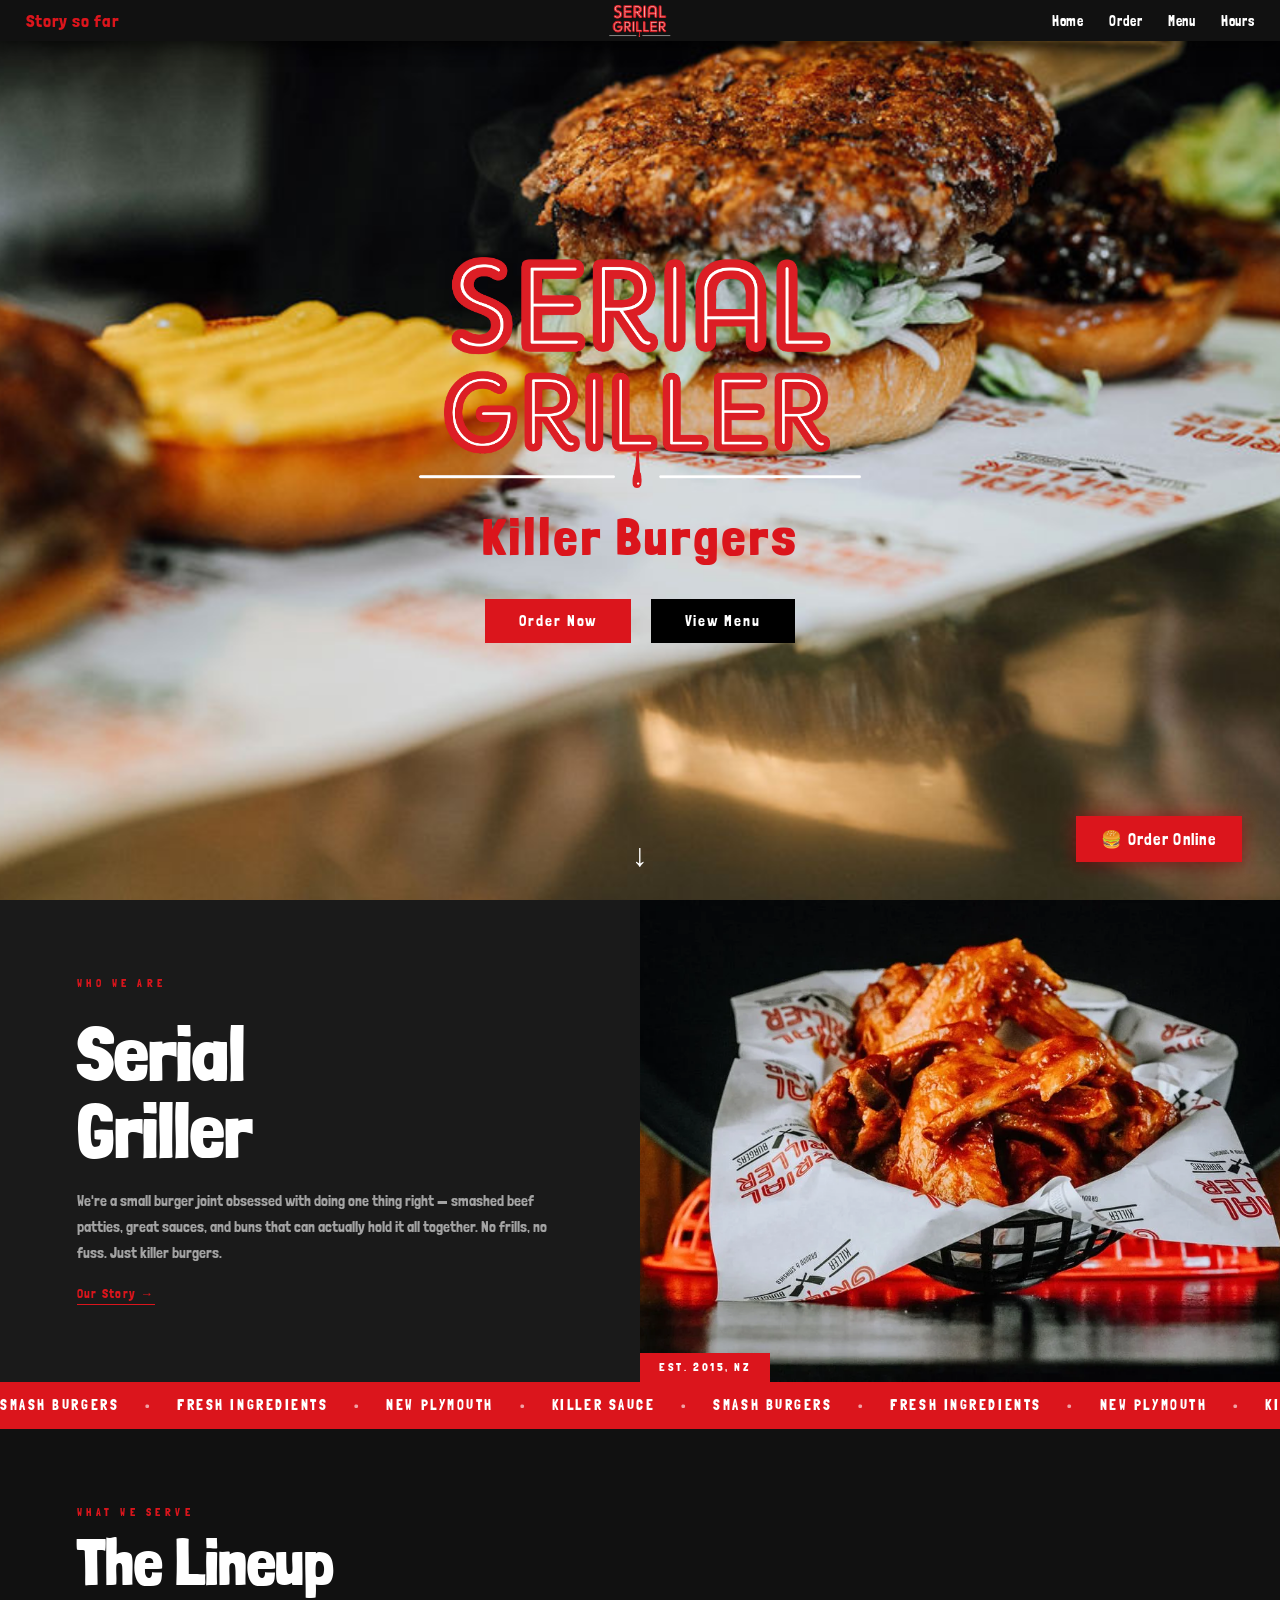
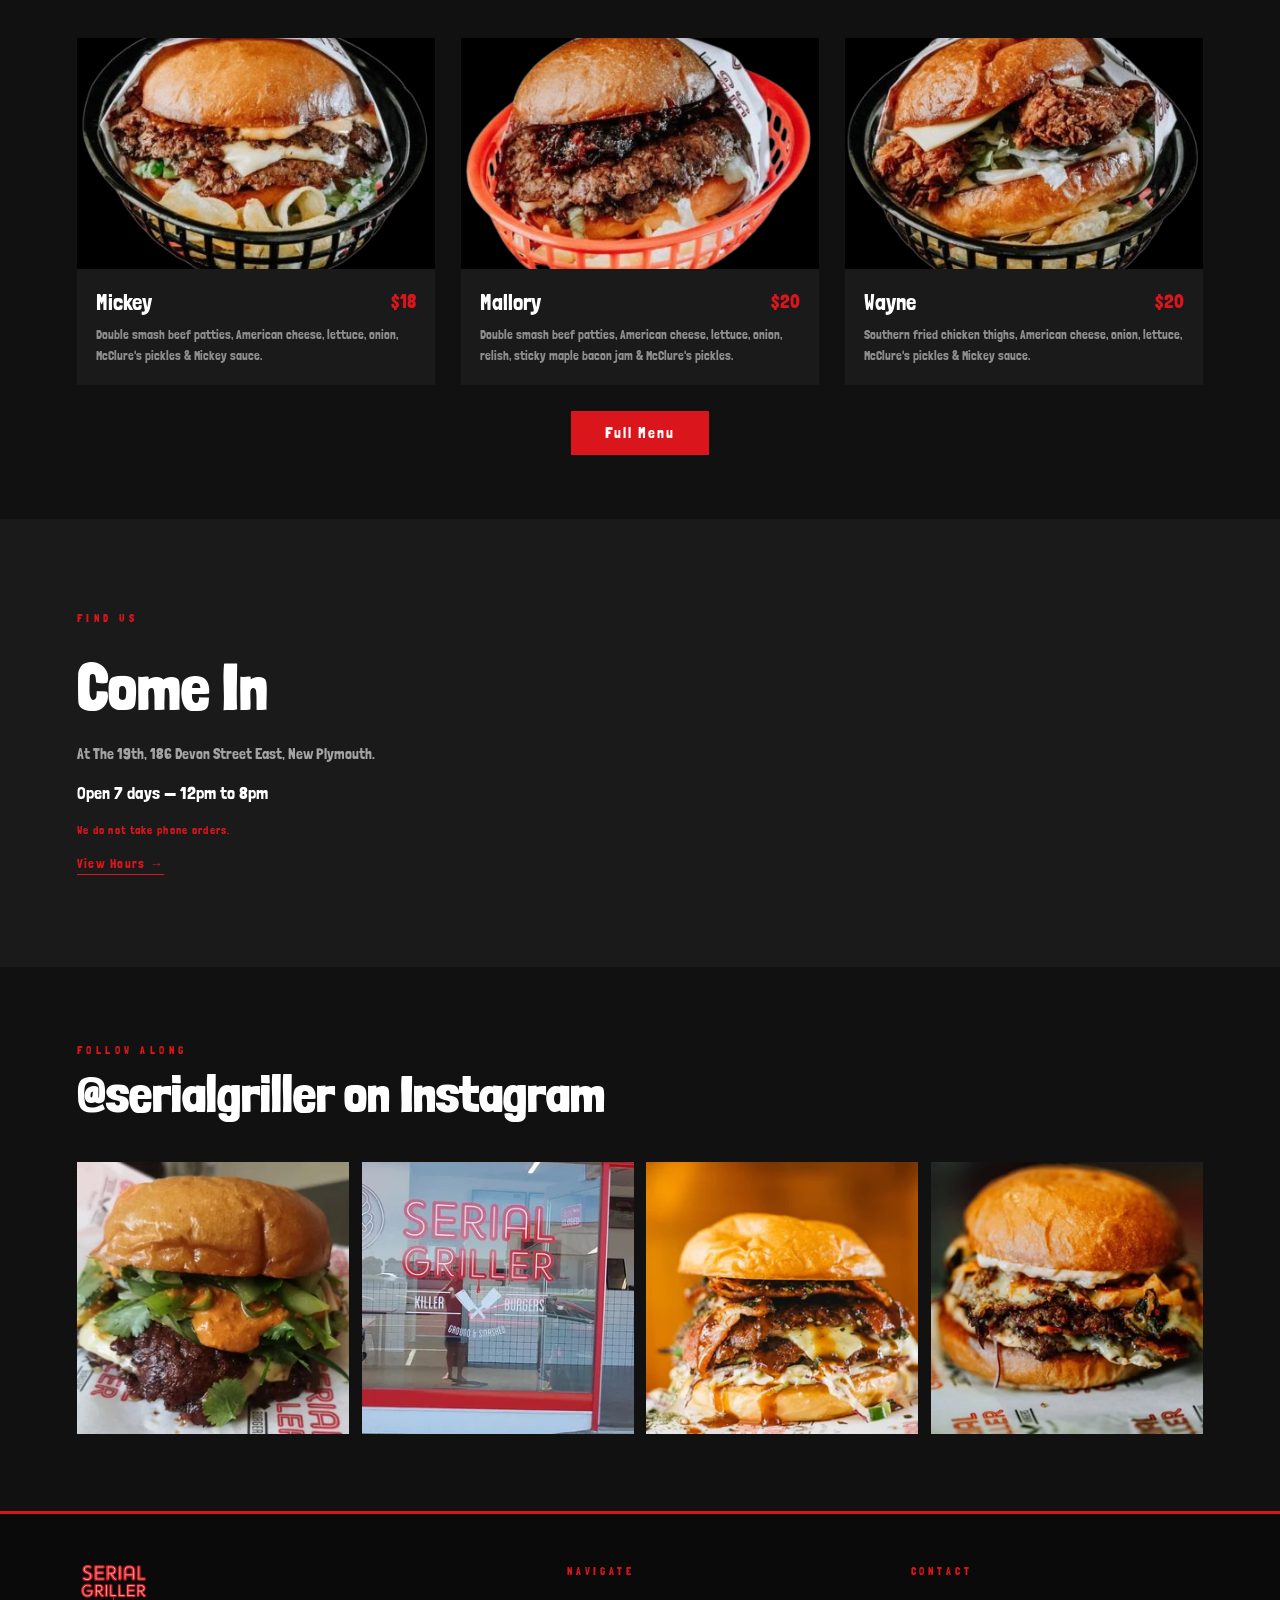
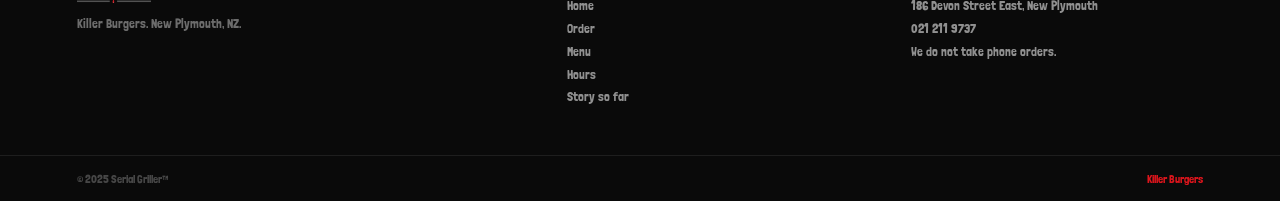
<file: index.html>
<!DOCTYPE html>
<html>
<head>
<meta name="viewport" content="width=device-width, initial-scale=1.0">
<link rel="preconnect" href="https://fonts.googleapis.com">
<link rel="preconnect" href="https://fonts.gstatic.com" crossorigin>
<link href="https://fonts.googleapis.com/css2?family=Londrina+Solid&display=swap" rel="stylesheet">
<link rel="stylesheet" href="serial.css">
<link rel="icon" type="image/png" href="logo.png">
<title>Serial Griller</title>
</head>
<body>
<div id="progress-bar">
</div>
<a href="https://serial-griller-np.otgshop.co.nz/" target="_blank" class="order-float">
  🍔 Order Online
</a>
<header id="#top">
  <div class="header-inner">
    <span class="header-logo"><a href="story.html" style="color: #db151c;">Story so far</a></span>
    <a href="#top"><img class="header-center-img" src="serialgrillertext.webp"></a>
    <button class="nav-toggle">☰</button>
    <nav>
      <li><a href="index.html">Home</a></li>
      <li><a href="order.html">Order</a></li>
      <li><a href="menu.html">Menu</a></li>
      <li><a href="hours.html">Hours</a></li>
    </nav>
  </div>
</header>

<!-- HERO -->
<div class="section1" id="top">
  <div class="section1text">
    <img src="serialgrillertext.webp" class="hero-logo fade-up">
    <h2 class="fade-up delay-1">Killer Burgers</h2>
    <div class="hero-btns fade-up delay-2">
      <a href="order.html" class="hero-btn hero-btn-primary">Order Now</a>
      <a href="menu.html" class="hero-btn hero-btn-secondary">View Menu</a>
    </div>
  </div>
  <a href="#about" class="scroll-arrow">↓</a>
</div>

<!-- ABOUT STRIP -->
<div class="about-section" id="about">
  <div class="about-left  ">
    <span class="section-tag">WHO WE ARE</span>
    <h2>Serial<br>Griller</h2>
    <p>We're a small burger joint obsessed with doing one thing right — smashed beef patties, great sauces, and buns that can actually hold it all together. No frills, no fuss. Just killer burgers.</p>
    <a href="story.html" class="text-cta">Our Story →</a>
  </div>
  <div class="about-right   delay-1">
    <img src="buffalowings.webp">
    <div class="about-img-tag">EST. 2015, NZ</div>
  </div>
</div>

<!-- RED DIVIDER STRIP -->
<div class="red-strip">
  <div class="red-strip-track">
    <span>SMASH BURGERS</span>
    <span class="strip-dot">●</span>
    <span>FRESH INGREDIENTS</span>
    <span class="strip-dot">●</span>
    <span>NEW PLYMOUTH</span>
    <span class="strip-dot">●</span>
    <span>KILLER SAUCE</span>
    <span class="strip-dot">●</span>
    <span>SMASH BURGERS</span>
    <span class="strip-dot">●</span>
    <span>FRESH INGREDIENTS</span>
    <span class="strip-dot">●</span>
    <span>NEW PLYMOUTH</span>
    <span class="strip-dot">●</span>
    <span>KILLER SAUCE</span>
    <span class="strip-dot">●</span>
  </div>
  <div class="red-strip-track" aria-hidden="true">
    <span>SMASH BURGERS</span>
    <span class="strip-dot">●</span>
    <span>FRESH INGREDIENTS</span>
    <span class="strip-dot">●</span>
    <span>NEW PLYMOUTH</span>
    <span class="strip-dot">●</span>
    <span>KILLER SAUCE</span>
    <span class="strip-dot">●</span>
    <span>SMASH BURGERS</span>
    <span class="strip-dot">●</span>
    <span>FRESH INGREDIENTS</span>
    <span class="strip-dot">●</span>
    <span>NEW PLYMOUTH</span>
    <span class="strip-dot">●</span>
    <span>KILLER SAUCE</span>
    <span class="strip-dot">●</span>
  </div>
</div>

<!-- MENU PREVIEW -->
<div class="menu-section">
  <div class="menu-header  ">
    <span class="section-tag">WHAT WE SERVE</span>
    <h2>The Lineup</h2>
  </div>
  <div class="menu-grid">
    <div class="menu-item  ">
      <div class="menu-item-img">
        <img src="mickey.png">
      </div>
      <div class="menu-item-info">
        <div class="menu-item-top">
          <span class="menu-item-name">Mickey</span>
          <span class="menu-item-price">$18</span>
        </div>
        <p>Double smash beef patties, American cheese, lettuce, onion, McClure's pickles & Mickey sauce.</p>
      </div>
    </div>
    <div class="menu-item   delay-1">
      <div class="menu-item-img">
        <img src="mallory.png">
      </div>
      <div class="menu-item-info">
        <div class="menu-item-top">
          <span class="menu-item-name">Mallory</span>
          <span class="menu-item-price">$20</span>
        </div>
        <p>Double smash beef patties, American cheese, lettuce, onion, relish, sticky maple bacon jam & McClure's pickles.</p>
      </div>
    </div>
    <div class="menu-item  delay-2">
      <div class="menu-item-img">
        <img src="wayne.png">
      </div>
      <div class="menu-item-info">
        <div class="menu-item-top">
          <span class="menu-item-name">Wayne</span>
          <span class="menu-item-price">$20</span>
        </div>
        <p>Southern fried chicken thighs, American cheese, onion, lettuce, McClure's pickles & Mickey sauce.</p>
      </div>
    </div>
  </div>
  <div class="menu-cta  ">
    <a href="menu.html" class="hero-btn hero-btn-primary">Full Menu</a>
  </div>
</div>

<!-- LOCATION STRIP -->
<div class="location-section  ">
  <div class="location-left">
    <span class="section-tag">FIND US</span>
    <h2>Come In</h2>
    <p>At The 19th, 186 Devon Street East, New Plymouth.</p>
    <p class="location-hours">Open 7 days — 12pm to 8pm</p>
    <p class="location-note">We do not take phone orders.</p>
    <a href="hours.html" class="text-cta">View Hours →</a>
  </div>
  <div class="location-right">
    <iframe
      src="https://www.google.com/maps/embed?pb=!1m18!1m12!1m3!1d3024.123!2d174.0823!3d-39.0556!2m3!1f0!2f0!3f0!3m2!1i1024!2i768!4f13.1!3m3!1m2!1s0x0%3A0x0!2zMznCsDAzJzIwLjIiUyAxNzTCsDA0JzU2LjMiRQ!5e0!3m2!1sen!2snz!4v1234567890"
      allowfullscreen=""
      loading="lazy">
    </iframe>
  </div>
</div>

<!-- INSTAGRAM STRIP -->
<div class="insta-section">
  <div class="insta-header  ">
    <span class="section-tag">FOLLOW ALONG</span>
    <a href="https://www.instagram.com/serialgrillernz/" target="_blank"><h2>@serialgriller on Instagram</h2></a>
  </div>
  <div class="insta-grid">
    <div class="insta-item  "><a href="https://www.instagram.com/p/DC5Grr8zlWT/" target="_blank" ><img src="insta1.webp"></div></a>
    <div class="insta-item   delay-1"><a href="https://www.instagram.com/reel/DCgFnxBpPUX/embed/?autoplay=1" target="_blank"><img src="insta2.webp"></div></a>
    <div class="insta-item   delay-2"><a href="https://www.instagram.com/p/DCSIRNzz4oJ/" target="_blank"><img src="insta3.webp"></div></a>
    <div class="insta-item   delay-3"><a href="https://www.instagram.com/p/DBxnucRJivD/" target="_blank"><img src="insta4.webp"></div></a>
  </div>
</div>

<!-- FOOTER -->
<footer class="sg-footer">
  <div class="sg-footer-inner">
    <div class="sg-footer-brand">
      <img src="serialgrillertext.webp">
      <p>Killer Burgers. New Plymouth, NZ.</p>
    </div>
    <div class="sg-footer-links">
      <span class="sg-footer-label">Navigate</span>
      <a href="index.html">Home</a>
      <a href="order.html">Order</a>
      <a href="menu.html">Menu</a>
      <a href="hours.html">Hours</a>
      <a href="story.html">Story so far</a>
    </div>
    <div class="sg-footer-contact">
      <span class="sg-footer-label">Contact</span>
      <p>186 Devon Street East, New Plymouth</p>
      <p>021 211 9737</p>
      <p>We do not take phone orders.</p>
    </div>
  </div>
  <div class="sg-footer-bar">
    <span>© 2025 Serial Griller™</span>
    <span class="sg-footer-red">Killer Burgers</span>
  </div>
</footer>

<script src="grilla.js"></script>
</body>
</html>
</file>
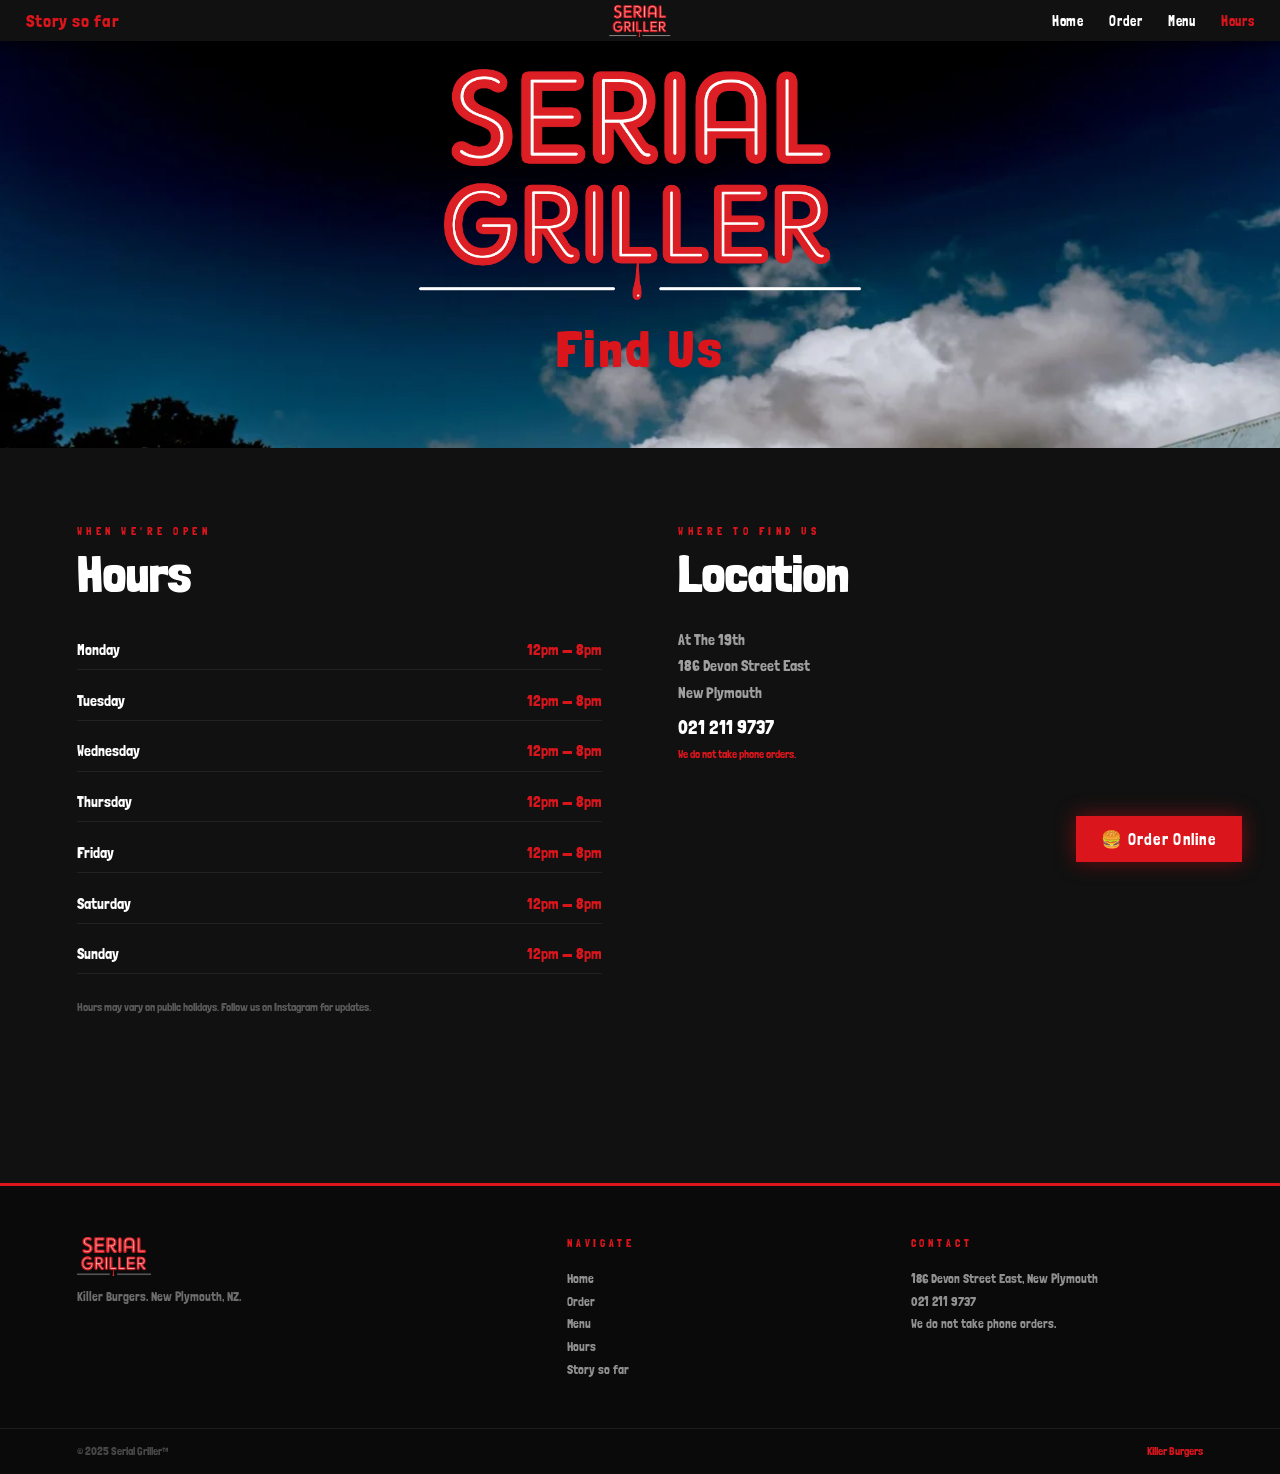
<file: hours.html>
<!DOCTYPE html>
<html>
<head>
<meta name="viewport" content="width=device-width, initial-scale=1.0">
<link rel="preconnect" href="https://fonts.googleapis.com">
<link rel="preconnect" href="https://fonts.gstatic.com" crossorigin>
<link href="https://fonts.googleapis.com/css2?family=Londrina+Solid&display=swap" rel="stylesheet">
<link rel="stylesheet" href="serial.css">
<link rel="icon" type="image/png" href="logo.png">
<title>Hours — Serial Griller</title>
</head>
<body>
<div id="progress-bar"></div>
<a href="https://serial-griller-np.otgshop.co.nz/" target="_blank" class="order-float">
  🍔 Order Online
</a>
<header>
  <div class="header-inner">
    <span class="header-logo"><a href="story.html" style="color: #db151c;">Story so far</a></span>
    <a href="index.html"><img class="header-center-img" src="serialgrillertext.webp"></a>
    <button class="nav-toggle">☰</button>
    <nav>
      <li><a href="index.html">Home</a></li>
      <li><a href="order.html">Order</a></li>
      <li><a href="menu.html">Menu</a></li>
      <li><a href="hours.html" style="color: #db151c;">Hours</a></li>
    </nav>
  </div>
</header>

<div class="section1" style="min-height: 35vw; background-image: url(background3.webp); ">
  <div class="section1text">
    <img src="serialgrillertext.webp" class="hero-logo fade-up">
    <h2 class="fade-up delay-1">Find Us</h2>
  </div>
</div>

<div class="hours-page">

  <div class="hours-grid">
    <div class="hours-left  ">
      <span class="section-tag">WHEN WE'RE OPEN</span>
      <h2>Hours</h2>
      <div class="hours-list">
        <div class="hours-row">
          <span class="hours-day">Monday</span>
          <span class="hours-time">12pm — 8pm</span>
        </div>
        <div class="hours-row">
          <span class="hours-day">Tuesday</span>
          <span class="hours-time">12pm — 8pm</span>
        </div>
        <div class="hours-row">
          <span class="hours-day">Wednesday</span>
          <span class="hours-time">12pm — 8pm</span>
        </div>
        <div class="hours-row">
          <span class="hours-day">Thursday</span>
          <span class="hours-time">12pm — 8pm</span>
        </div>
        <div class="hours-row">
          <span class="hours-day">Friday</span>
          <span class="hours-time">12pm — 8pm</span>
        </div>
        <div class="hours-row">
          <span class="hours-day">Saturday</span>
          <span class="hours-time">12pm — 8pm</span>
        </div>
        <div class="hours-row">
          <span class="hours-day">Sunday</span>
          <span class="hours-time">12pm — 8pm</span>
        </div>
      </div>
      <p class="hours-note">Hours may vary on public holidays. Follow us on Instagram for updates.</p>
    </div>

    <div class="hours-right   delay-1">
      <span class="section-tag">WHERE TO FIND US</span>
      <h2>Location</h2>
      <div class="hours-address">
        <p>At The 19th</p>
        <p>186 Devon Street East</p>
        <p>New Plymouth</p>
        <p class="hours-phone">021 211 9737</p>
        <p class="hours-warning">We do not take phone orders.</p>
      </div>
      <div class="hours-map">
        <iframe
          src="https://www.google.com/maps/embed?pb=!1m18!1m12!1m3!1d3024.123!2d174.0823!3d-39.0556!2m3!1f0!2f0!3f0!3m2!1i1024!2i768!4f13.1!3m3!1m2!1s0x0%3A0x0!2zMznCsDAzJzIwLjIiUyAxNzTCsDA0JzU2LjMiRQ!5e0!3m2!1sen!2snz!4v1234567890"
          allowfullscreen=""
          loading="lazy">
        </iframe>
      </div>
    </div>
  </div>

</div>

<footer class="sg-footer">
  <div class="sg-footer-inner">
    <div class="sg-footer-brand">
      <img src="serialgrillertext.webp">
      <p>Killer Burgers. New Plymouth, NZ.</p>
    </div>
    <div class="sg-footer-links">
      <span class="sg-footer-label">Navigate</span>
      <a href="index.html">Home</a>
      <a href="order.html">Order</a>
      <a href="menu.html">Menu</a>
      <a href="hours.html">Hours</a>
      <a href="story.html">Story so far</a>
    </div>
    <div class="sg-footer-contact">
      <span class="sg-footer-label">Contact</span>
      <p>186 Devon Street East, New Plymouth</p>
      <p>021 211 9737</p>
      <p>We do not take phone orders.</p>
    </div>
  </div>
  <div class="sg-footer-bar">
    <span>© 2025 Serial Griller™</span>
    <span class="sg-footer-red">Killer Burgers</span>
  </div>
</footer>
<script src="grilla.js"></script>
</body>
</html>
</file>
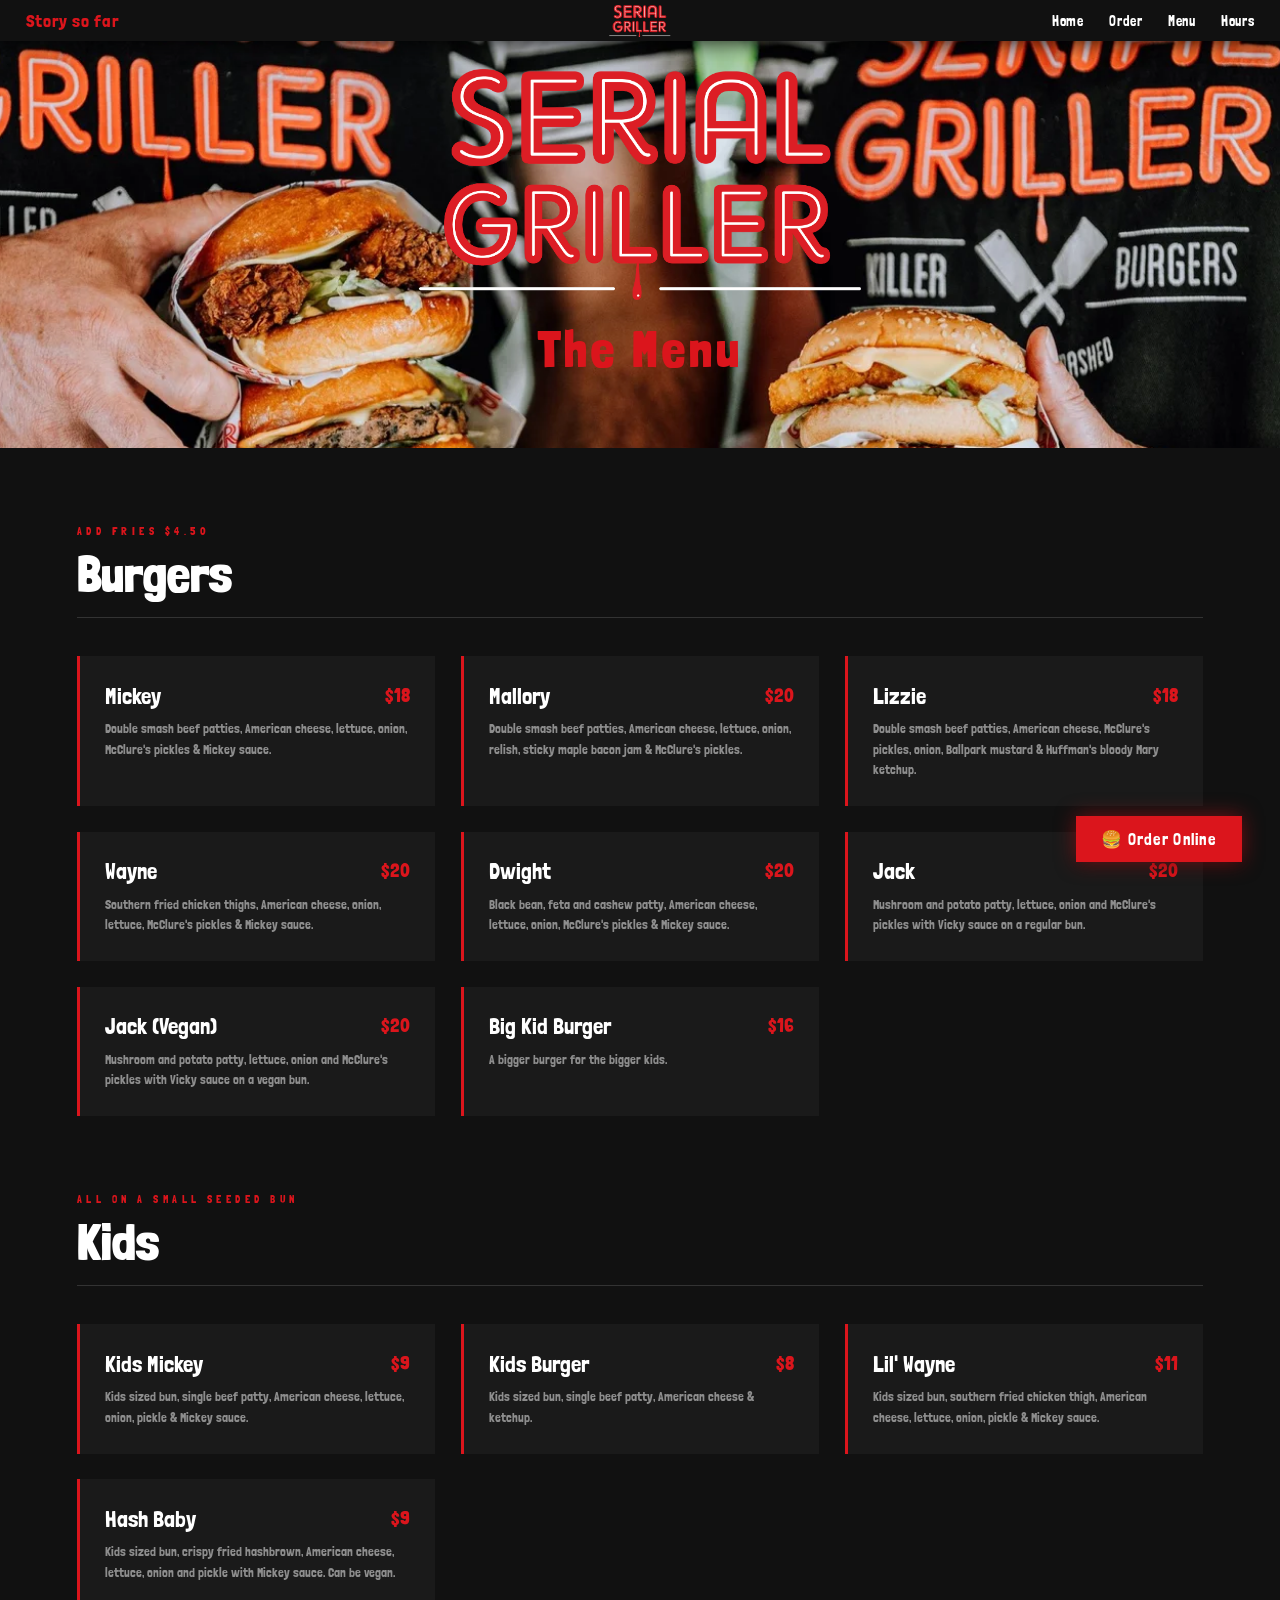
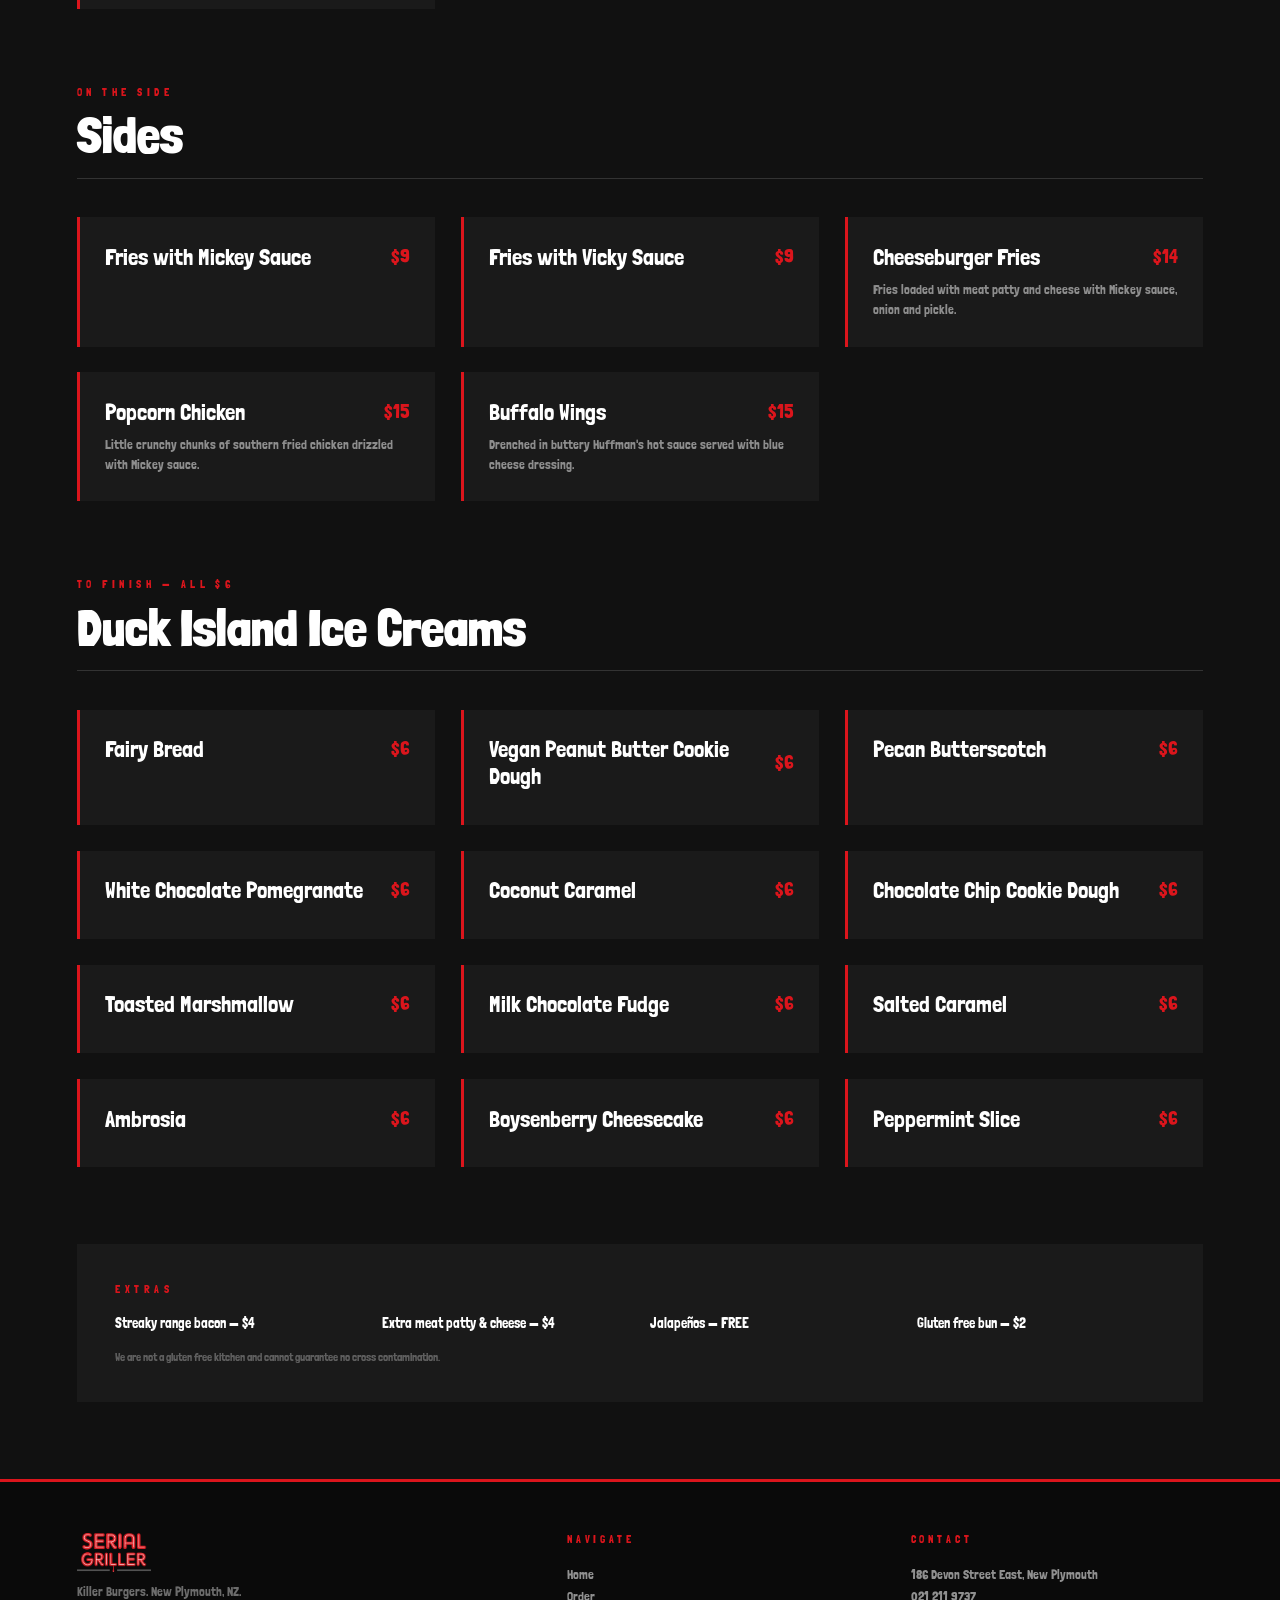
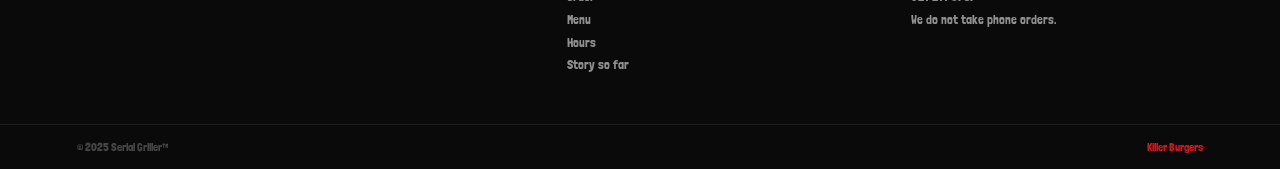
<file: menu.html>
<!DOCTYPE html>
<html>
<head>
<meta name="viewport" content="width=device-width, initial-scale=1.0">
<link rel="preconnect" href="https://fonts.googleapis.com">
<link rel="preconnect" href="https://fonts.gstatic.com" crossorigin>
<link href="https://fonts.googleapis.com/css2?family=Londrina+Solid&display=swap" rel="stylesheet">
<link rel="stylesheet" href="serial.css">
<link rel="icon" type="image/png" href="logo.png">
<title>Menu — Serial Griller</title>
</head>
<body>
<div id="progress-bar"></div>

<a href="https://serial-griller-np.otgshop.co.nz/" target="_blank" class="order-float">🍔 Order Online</a>

<header id="#top">
  <div class="header-inner">
    <span class="header-logo"><a href="story.html" style="color: #db151c;">Story so far</a></span>
    <a href="#top"><img class="header-center-img" src="serialgrillertext.webp"></a>
    <button class="nav-toggle">☰</button>
    <nav>
      <li><a href="index.html">Home</a></li>
      <li><a href="order.html">Order</a></li>
      <li><a href="menu.html">Menu</a></li>
      <li><a href="hours.html">Hours</a></li>
    </nav>
  </div>
</header>

<div class="section1" style="min-height: 35vw; background-image: url(background2.webp);">
  <div class="section1text">
    <img src="serialgrillertext.webp" class="hero-logo fade-up">
    <h2 class="fade-up delay-1">The Menu</h2>
  </div>
</div>

<div class="menu-page">

  <!-- BURGERS -->
  <div class="menu-page-section">
    <div class="menu-page-header">
      <span class="section-tag">ADD FRIES $4.50</span>
      <h2>Burgers</h2>
      <div class="menu-page-line"></div>
    </div>
    <div class="menu-page-grid">
      <div class="menu-page-item">
        <div class="menu-page-item-top">
          <span class="menu-page-name">Mickey</span>
          <span class="menu-page-price">$18</span>
        </div>
        <p>Double smash beef patties, American cheese, lettuce, onion, McClure's pickles & Mickey sauce.</p>
      </div>
      <div class="menu-page-item">
        <div class="menu-page-item-top">
          <span class="menu-page-name">Mallory</span>
          <span class="menu-page-price">$20</span>
        </div>
        <p>Double smash beef patties, American cheese, lettuce, onion, relish, sticky maple bacon jam & McClure's pickles.</p>
      </div>
      <div class="menu-page-item">
        <div class="menu-page-item-top">
          <span class="menu-page-name">Lizzie</span>
          <span class="menu-page-price">$18</span>
        </div>
        <p>Double smash beef patties, American cheese, McClure's pickles, onion, Ballpark mustard & Huffman's bloody Mary ketchup.</p>
      </div>
      <div class="menu-page-item">
        <div class="menu-page-item-top">
          <span class="menu-page-name">Wayne</span>
          <span class="menu-page-price">$20</span>
        </div>
        <p>Southern fried chicken thighs, American cheese, onion, lettuce, McClure's pickles & Mickey sauce.</p>
      </div>
      <div class="menu-page-item">
        <div class="menu-page-item-top">
          <span class="menu-page-name">Dwight</span>
          <span class="menu-page-price">$20</span>
        </div>
        <p>Black bean, feta and cashew patty, American cheese, lettuce, onion, McClure's pickles & Mickey sauce.</p>
      </div>
      <div class="menu-page-item">
        <div class="menu-page-item-top">
          <span class="menu-page-name">Jack</span>
          <span class="menu-page-price">$20</span>
        </div>
        <p>Mushroom and potato patty, lettuce, onion and McClure's pickles with Vicky sauce on a regular bun.</p>
      </div>
      <div class="menu-page-item">
        <div class="menu-page-item-top">
          <span class="menu-page-name">Jack (Vegan)</span>
          <span class="menu-page-price">$20</span>
        </div>
        <p>Mushroom and potato patty, lettuce, onion and McClure's pickles with Vicky sauce on a vegan bun.</p>
      </div>
      <div class="menu-page-item">
        <div class="menu-page-item-top">
          <span class="menu-page-name">Big Kid Burger</span>
          <span class="menu-page-price">$16</span>
        </div>
        <p>A bigger burger for the bigger kids.</p>
      </div>
    </div>
  </div>

  <!-- KIDS -->
  <div class="menu-page-section">
    <div class="menu-page-header">
      <span class="section-tag">ALL ON A SMALL SEEDED BUN</span>
      <h2>Kids</h2>
      <div class="menu-page-line"></div>
    </div>
    <div class="menu-page-grid">
      <div class="menu-page-item">
        <div class="menu-page-item-top">
          <span class="menu-page-name">Kids Mickey</span>
          <span class="menu-page-price">$9</span>
        </div>
        <p>Kids sized bun, single beef patty, American cheese, lettuce, onion, pickle & Mickey sauce.</p>
      </div>
      <div class="menu-page-item">
        <div class="menu-page-item-top">
          <span class="menu-page-name">Kids Burger</span>
          <span class="menu-page-price">$8</span>
        </div>
        <p>Kids sized bun, single beef patty, American cheese & ketchup.</p>
      </div>
      <div class="menu-page-item">
        <div class="menu-page-item-top">
          <span class="menu-page-name">Lil' Wayne</span>
          <span class="menu-page-price">$11</span>
        </div>
        <p>Kids sized bun, southern fried chicken thigh, American cheese, lettuce, onion, pickle & Mickey sauce.</p>
      </div>
      <div class="menu-page-item">
        <div class="menu-page-item-top">
          <span class="menu-page-name">Hash Baby</span>
          <span class="menu-page-price">$9</span>
        </div>
        <p>Kids sized bun, crispy fried hashbrown, American cheese, lettuce, onion and pickle with Mickey sauce. Can be vegan.</p>
      </div>
    </div>
  </div>

  <!-- SIDES -->
  <div class="menu-page-section">
    <div class="menu-page-header">
      <span class="section-tag">ON THE SIDE</span>
      <h2>Sides</h2>
      <div class="menu-page-line"></div>
    </div>
    <div class="menu-page-grid">
      <div class="menu-page-item">
        <div class="menu-page-item-top">
          <span class="menu-page-name">Fries with Mickey Sauce</span>
          <span class="menu-page-price">$9</span>
        </div>
      </div>
      <div class="menu-page-item">
        <div class="menu-page-item-top">
          <span class="menu-page-name">Fries with Vicky Sauce</span>
          <span class="menu-page-price">$9</span>
        </div>
      </div>
      <div class="menu-page-item">
        <div class="menu-page-item-top">
          <span class="menu-page-name">Cheeseburger Fries</span>
          <span class="menu-page-price">$14</span>
        </div>
        <p>Fries loaded with meat patty and cheese with Mickey sauce, onion and pickle.</p>
      </div>
      <div class="menu-page-item">
        <div class="menu-page-item-top">
          <span class="menu-page-name">Popcorn Chicken</span>
          <span class="menu-page-price">$15</span>
        </div>
        <p>Little crunchy chunks of southern fried chicken drizzled with Mickey sauce.</p>
      </div>
      <div class="menu-page-item">
        <div class="menu-page-item-top">
          <span class="menu-page-name">Buffalo Wings</span>
          <span class="menu-page-price">$15</span>
        </div>
        <p>Drenched in buttery Huffman's hot sauce served with blue cheese dressing.</p>
      </div>
    </div>
  </div>

  <!-- DESSERTS -->
  <div class="menu-page-section">
    <div class="menu-page-header">
      <span class="section-tag">TO FINISH — ALL $6</span>
      <h2>Duck Island Ice Creams</h2>
      <div class="menu-page-line"></div>
    </div>
    <div class="menu-page-grid">
      <div class="menu-page-item">
        <div class="menu-page-item-top">
          <span class="menu-page-name">Fairy Bread</span>
          <span class="menu-page-price">$6</span>
        </div>
      </div>
      <div class="menu-page-item">
        <div class="menu-page-item-top">
          <span class="menu-page-name">Vegan Peanut Butter Cookie Dough</span>
          <span class="menu-page-price">$6</span>
        </div>
      </div>
      <div class="menu-page-item">
        <div class="menu-page-item-top">
          <span class="menu-page-name">Pecan Butterscotch</span>
          <span class="menu-page-price">$6</span>
        </div>
      </div>
      <div class="menu-page-item">
        <div class="menu-page-item-top">
          <span class="menu-page-name">White Chocolate Pomegranate</span>
          <span class="menu-page-price">$6</span>
        </div>
      </div>
      <div class="menu-page-item">
        <div class="menu-page-item-top">
          <span class="menu-page-name">Coconut Caramel</span>
          <span class="menu-page-price">$6</span>
        </div>
      </div>
      <div class="menu-page-item">
        <div class="menu-page-item-top">
          <span class="menu-page-name">Chocolate Chip Cookie Dough</span>
          <span class="menu-page-price">$6</span>
        </div>
      </div>
      <div class="menu-page-item">
        <div class="menu-page-item-top">
          <span class="menu-page-name">Toasted Marshmallow</span>
          <span class="menu-page-price">$6</span>
        </div>
      </div>
      <div class="menu-page-item">
        <div class="menu-page-item-top">
          <span class="menu-page-name">Milk Chocolate Fudge</span>
          <span class="menu-page-price">$6</span>
        </div>
      </div>
      <div class="menu-page-item">
        <div class="menu-page-item-top">
          <span class="menu-page-name">Salted Caramel</span>
          <span class="menu-page-price">$6</span>
        </div>
      </div>
      <div class="menu-page-item">
        <div class="menu-page-item-top">
          <span class="menu-page-name">Ambrosia</span>
          <span class="menu-page-price">$6</span>
        </div>
      </div>
      <div class="menu-page-item">
        <div class="menu-page-item-top">
          <span class="menu-page-name">Boysenberry Cheesecake</span>
          <span class="menu-page-price">$6</span>
        </div>
      </div>
      <div class="menu-page-item">
        <div class="menu-page-item-top">
          <span class="menu-page-name">Peppermint Slice</span>
          <span class="menu-page-price">$6</span>
        </div>
      </div>
    </div>
  </div>

  <!-- EXTRAS -->
  <div class="menu-extras">
    <span class="section-tag">EXTRAS</span>
    <div class="menu-extras-grid">
      <span>Streaky range bacon — $4</span>
      <span>Extra meat patty & cheese — $4</span>
      <span>Jalapeños — FREE</span>
      <span>Gluten free bun — $2</span>
    </div>
    <p class="menu-note">We are not a gluten free kitchen and cannot guarantee no cross contamination.</p>
  </div>

</div>

<footer class="sg-footer">
  <div class="sg-footer-inner">
    <div class="sg-footer-brand">
      <img src="serialgrillertext.webp">
      <p>Killer Burgers. New Plymouth, NZ.</p>
    </div>
    <div class="sg-footer-links">
      <span class="sg-footer-label">Navigate</span>
      <a href="index.html">Home</a>
      <a href="order.html">Order</a>
      <a href="menu.html">Menu</a>
      <a href="hours.html">Hours</a>
      <a href="story.html">Story so far</a>
    </div>
    <div class="sg-footer-contact">
      <span class="sg-footer-label">Contact</span>
      <p>186 Devon Street East, New Plymouth</p>
      <p>021 211 9737</p>
      <p>We do not take phone orders.</p>
    </div>
  </div>
  <div class="sg-footer-bar">
    <span>© 2025 Serial Griller™</span>
    <span class="sg-footer-red">Killer Burgers</span>
  </div>
</footer>
<script src="grilla.js"></script>
</body>
</html>
</file>
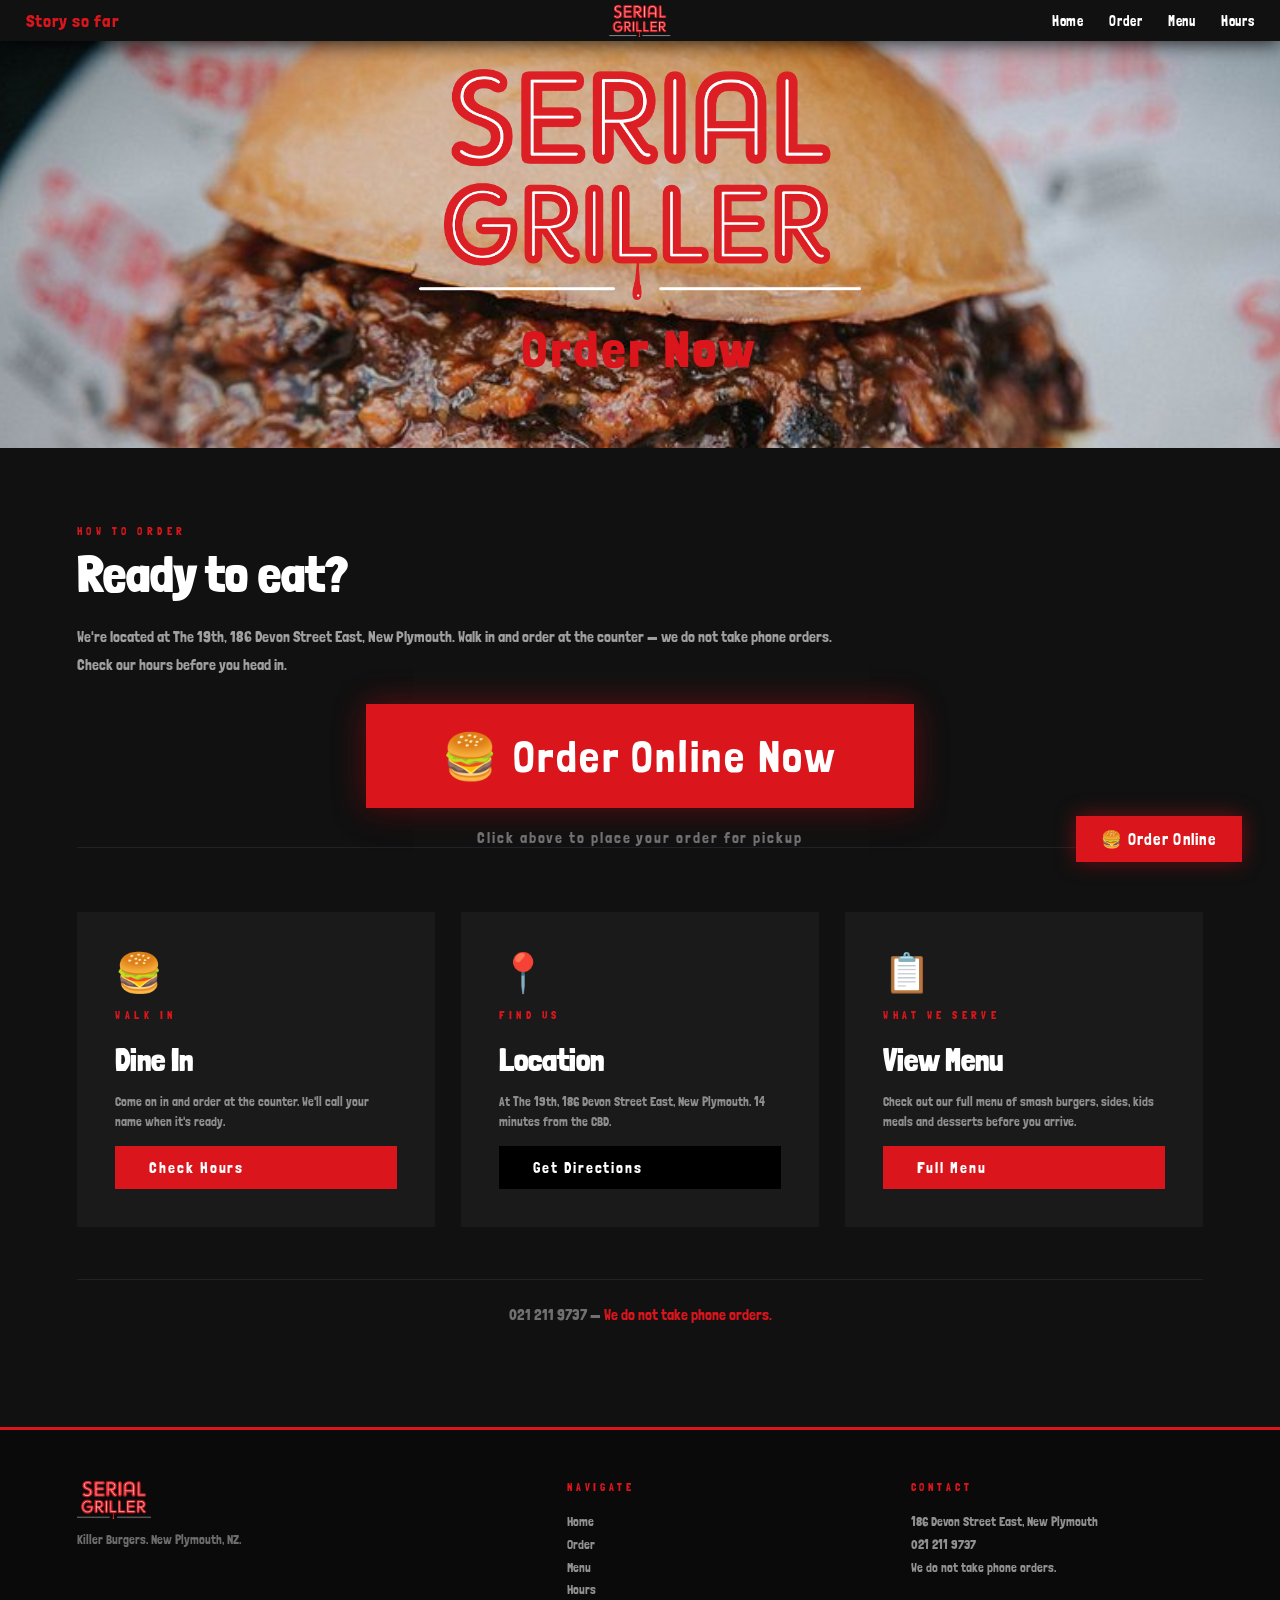
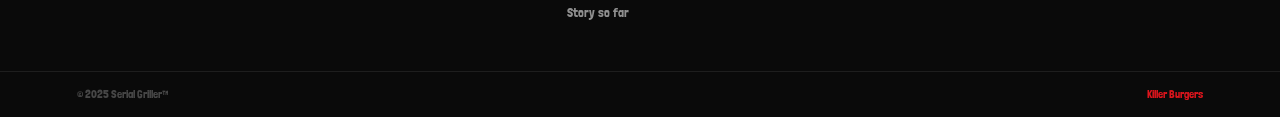
<file: order.html>
<!DOCTYPE html>
<html>
<head>
<meta name="viewport" content="width=device-width, initial-scale=1.0">
<link rel="preconnect" href="https://fonts.googleapis.com">
<link rel="preconnect" href="https://fonts.gstatic.com" crossorigin>
<link href="https://fonts.googleapis.com/css2?family=Londrina+Solid&display=swap" rel="stylesheet">
<link rel="stylesheet" href="serial.css">
<link rel="icon" type="image/png" href="logo.png">
<title>Order — Serial Griller</title>
</head>
<body>
<div id="progress-bar"></div>
<a href="https://serial-griller-np.otgshop.co.nz/" target="_blank" class="order-float">
  🍔 Order Online
</a>
<header id="#top">
  <div class="header-inner">
    <span class="header-logo"><a href="story.html" style="color: #db151c;">Story so far</a></span>
    <a href="#top"><img class="header-center-img" src="serialgrillertext.webp"></a>
    <button class="nav-toggle">☰</button>
    <nav>
      <li><a href="index.html">Home</a></li>
      <li><a href="order.html">Order</a></li>
      <li><a href="menu.html">Menu</a></li>
      <li><a href="hours.html">Hours</a></li>
    </nav>
  </div>
</header>

<div class="section1" style="min-height: 35vw; background-image: url(background7.jpg);">
  <div class="section1text">
    <img src="serialgrillertext.webp" class="hero-logo fade-up">
    <h2 class="fade-up delay-1">Order Now</h2>
  </div>
</div>

<div class="order-page">
  <div class="order-intro  ">
    <span class="section-tag">HOW TO ORDER</span>
    <h2>Ready to eat?</h2>
    <p>We're located at The 19th, 186 Devon Street East, New Plymouth. Walk in and order at the counter — we do not take phone orders. Check our hours before you head in.</p>
  </div>
<div class="order-hero">
  <a href="https://serial-griller-np.otgshop.co.nz/" target="_blank" class="order-hero-btn">
    🍔 Order Online Now
  </a>
  <p>Click above to place your order for pickup</p>
</div>
  <div class="order-options  ">
    <div class="order-card">
      <span class="order-card-icon">🍔</span>
      <span class="section-tag">WALK IN</span>
      <h3>Dine In</h3>
      <p>Come on in and order at the counter. We'll call your name when it's ready.</p>
      <a href="hours.html" class="hero-btn hero-btn-primary">Check Hours</a>
    </div>
    <div class="order-card">
      <span class="order-card-icon">📍</span>
      <span class="section-tag">FIND US</span>
      <h3>Location</h3>
      <p>At The 19th, 186 Devon Street East, New Plymouth. 14 minutes from the CBD.</p>
      <a href="hours.html" class="hero-btn hero-btn-secondary">Get Directions</a>
    </div>
    <div class="order-card">
      <span class="order-card-icon">📋</span>
      <span class="section-tag">WHAT WE SERVE</span>
      <h3>View Menu</h3>
      <p>Check out our full menu of smash burgers, sides, kids meals and desserts before you arrive.</p>
      <a href="menu.html" class="hero-btn hero-btn-primary">Full Menu</a>
    </div>
  </div>

  <div class="order-note  ">
    <p>021 211 9737 — <span style="color: #db151c;">We do not take phone orders.</span></p>
  </div>
</div>

<footer class="sg-footer">
  <div class="sg-footer-inner">
    <div class="sg-footer-brand">
      <img src="serialgrillertext.webp">
      <p>Killer Burgers. New Plymouth, NZ.</p>
    </div>
    <div class="sg-footer-links">
      <span class="sg-footer-label">Navigate</span>
      <a href="index.html">Home</a>
      <a href="order.html">Order</a>
      <a href="menu.html">Menu</a>
      <a href="hours.html">Hours</a>
      <a href="story.html">Story so far</a>
    </div>
    <div class="sg-footer-contact">
      <span class="sg-footer-label">Contact</span>
      <p>186 Devon Street East, New Plymouth</p>
      <p>021 211 9737</p>
      <p>We do not take phone orders.</p>
    </div>
  </div>
  <div class="sg-footer-bar">
    <span>© 2025 Serial Griller™</span>
    <span class="sg-footer-red">Killer Burgers</span>
  </div>
</footer>
<script src="grilla.js"></script>
</body>
</html>
</file>
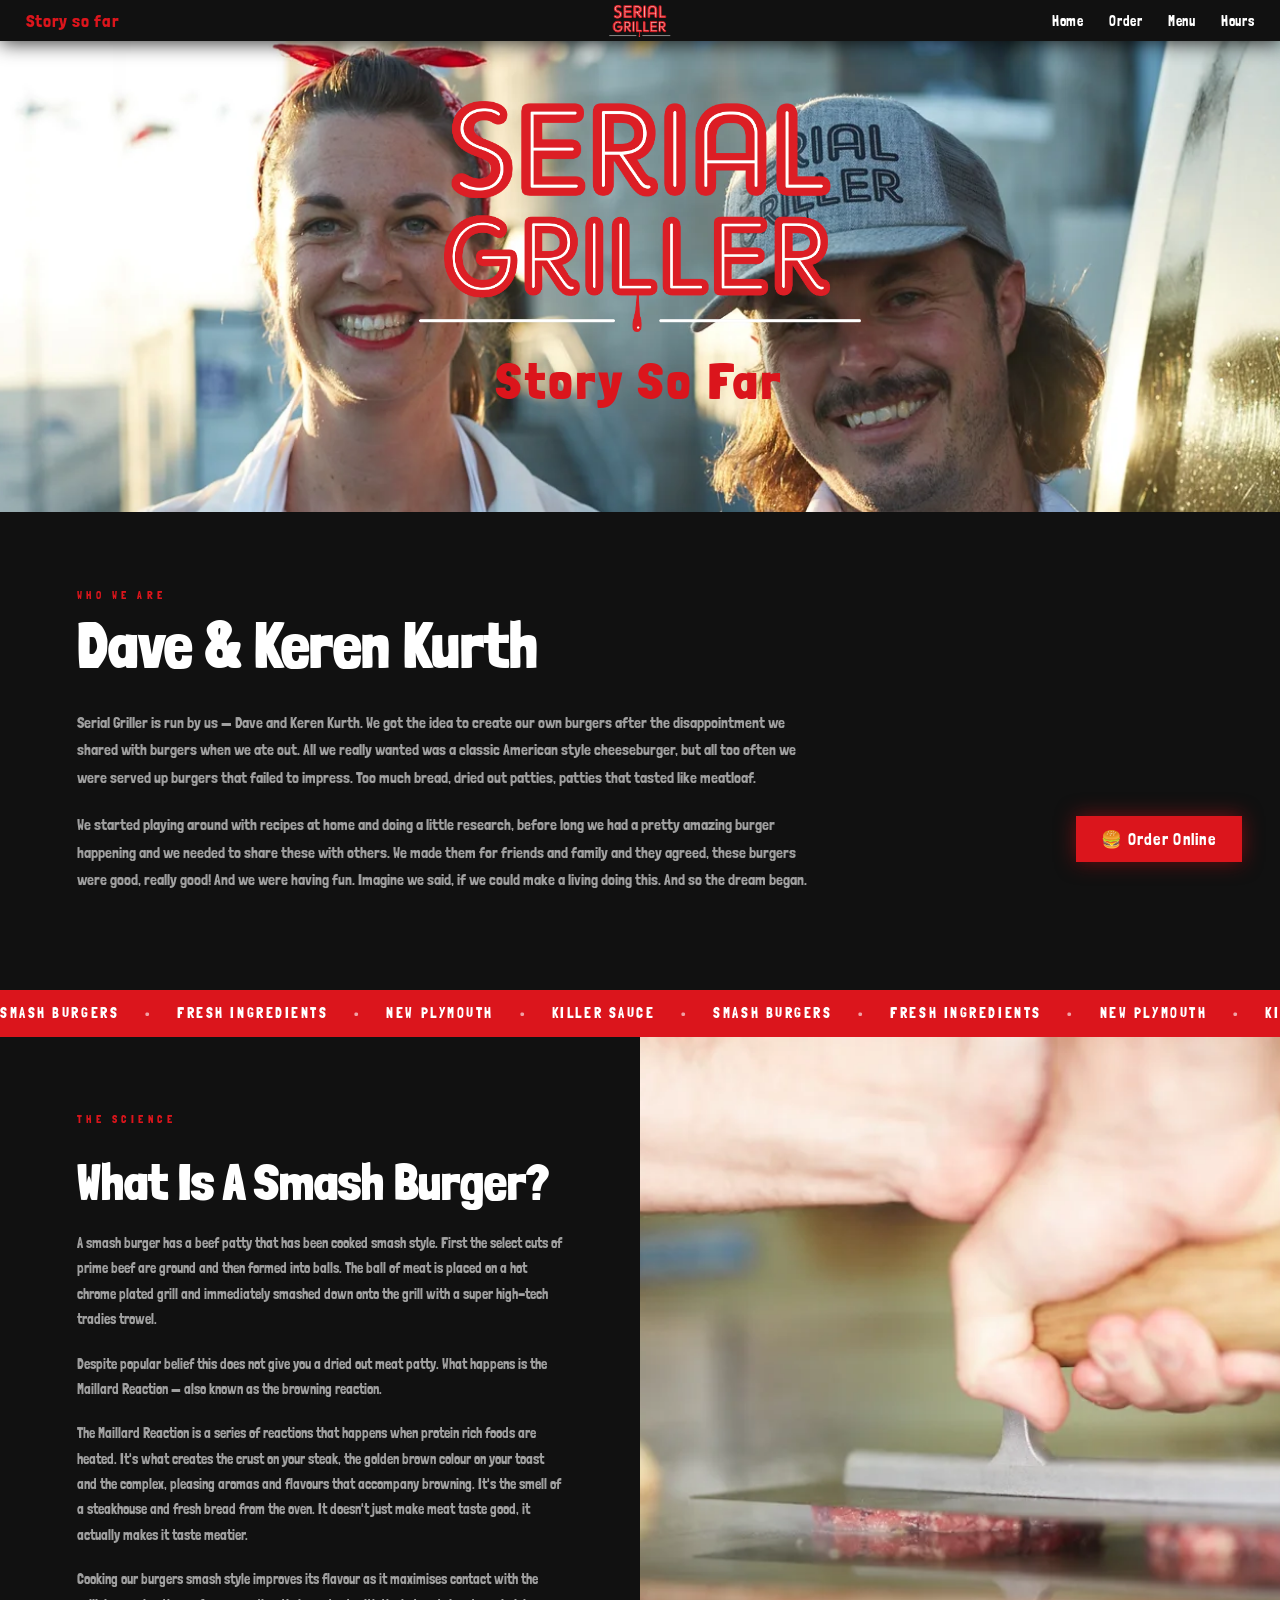
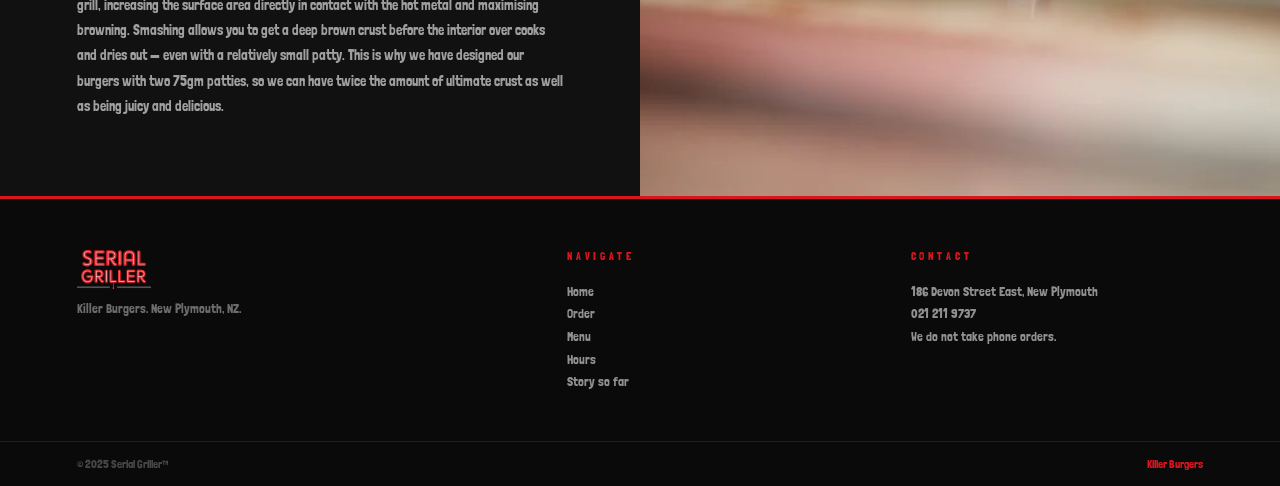
<file: story.html>
<!DOCTYPE html>
<html>
<head>
<meta name="viewport" content="width=device-width, initial-scale=1.0">
<link rel="preconnect" href="https://fonts.googleapis.com">
<link rel="preconnect" href="https://fonts.gstatic.com" crossorigin>
<link href="https://fonts.googleapis.com/css2?family=Londrina+Solid&display=swap" rel="stylesheet">
<link rel="stylesheet" href="serial.css">
<link rel="icon" type="image/png" href="logo.png">
<title>Story So Far — Serial Griller</title>
</head>
<body>
<div id="progress-bar"></div>
<a href="https://serial-griller-np.otgshop.co.nz/" target="_blank" class="order-float">
  🍔 Order Online
</a>
<header id="#top">
  <div class="header-inner">
    <span class="header-logo"><a href="story.html" style="color: #db151c;">Story so far</a></span>
    <a href="#top"><img class="header-center-img" src="serialgrillertext.webp"></a>
    <button class="nav-toggle">☰</button>
    <nav>
      <li><a href="index.html">Home</a></li>
      <li><a href="order.html">Order</a></li>
      <li><a href="menu.html">Menu</a></li>
      <li><a href="hours.html">Hours</a></li>
    </nav>
  </div>
</header>

<div class="section1" style="min-height: 40vw; background-image: url(background4.webp);">
  <div class="section1text">
    <img src="serialgrillertext.webp" class="hero-logo fade-up">
    <h2 class="fade-up delay-1">Story So Far</h2>
  </div>
</div>

<div class="story-section">
  <div class="story-intro  ">
    <span class="section-tag">WHO WE ARE</span>
    <h2>Dave & Keren Kurth</h2>
    <p>Serial Griller is run by us — Dave and Keren Kurth. We got the idea to create our own burgers after the disappointment we shared with burgers when we ate out. All we really wanted was a classic American style cheeseburger, but all too often we were served up burgers that failed to impress. Too much bread, dried out patties, patties that tasted like meatloaf.</p>
    <p>We started playing around with recipes at home and doing a little research, before long we had a pretty amazing burger happening and we needed to share these with others. We made them for friends and family and they agreed, these burgers were good, really good! And we were having fun. Imagine we said, if we could make a living doing this. And so the dream began.</p>
  </div>

  

  <div class="red-strip">
    <div class="red-strip-track">
      <span>SMASH BURGERS</span><span class="strip-dot">●</span>
      <span>FRESH INGREDIENTS</span><span class="strip-dot">●</span>
      <span>NEW PLYMOUTH</span><span class="strip-dot">●</span>
      <span>KILLER SAUCE</span><span class="strip-dot">●</span>
      <span>SMASH BURGERS</span><span class="strip-dot">●</span>
      <span>FRESH INGREDIENTS</span><span class="strip-dot">●</span>
      <span>NEW PLYMOUTH</span><span class="strip-dot">●</span>
      <span>KILLER SAUCE</span><span class="strip-dot">●</span>
    </div>
    <div class="red-strip-track" aria-hidden="true">
      <span>SMASH BURGERS</span><span class="strip-dot">●</span>
      <span>FRESH INGREDIENTS</span><span class="strip-dot">●</span>
      <span>NEW PLYMOUTH</span><span class="strip-dot">●</span>
      <span>KILLER SAUCE</span><span class="strip-dot">●</span>
      <span>SMASH BURGERS</span><span class="strip-dot">●</span>
      <span>FRESH INGREDIENTS</span><span class="strip-dot">●</span>
      <span>NEW PLYMOUTH</span><span class="strip-dot">●</span>
      <span>KILLER SAUCE</span><span class="strip-dot">●</span>
    </div>
  </div>

  <div class="story-smash  ">
    <div class="story-smash-text">
      <span class="section-tag">THE SCIENCE</span>
      <h2>What Is A Smash Burger?</h2>
      <p>A smash burger has a beef patty that has been cooked smash style. First the select cuts of prime beef are ground and then formed into balls. The ball of meat is placed on a hot chrome plated grill and immediately smashed down onto the grill with a super high-tech tradies trowel.</p>
      <p>Despite popular belief this does not give you a dried out meat patty. What happens is the Maillard Reaction — also known as the browning reaction.</p>
      <p>The Maillard Reaction is a series of reactions that happens when protein rich foods are heated. It's what creates the crust on your steak, the golden brown colour on your toast and the complex, pleasing aromas and flavours that accompany browning. It's the smell of a steakhouse and fresh bread from the oven. It doesn't just make meat taste good, it actually makes it taste meatier.</p>
      <p>Cooking our burgers smash style improves its flavour as it maximises contact with the grill, increasing the surface area directly in contact with the hot metal and maximising browning. Smashing allows you to get a deep brown crust before the interior over cooks and dries out — even with a relatively small patty. This is why we have designed our burgers with two 75gm patties, so we can have twice the amount of ultimate crust as well as being juicy and delicious.</p>
    </div>
    <div class="story-smash-img">
      <img src="background6.webp">
    </div>
  </div>
</div>

<footer class="sg-footer">
  <div class="sg-footer-inner">
    <div class="sg-footer-brand">
      <img src="serialgrillertext.webp">
      <p>Killer Burgers. New Plymouth, NZ.</p>
    </div>
    <div class="sg-footer-links">
      <span class="sg-footer-label">Navigate</span>
      <a href="index.html">Home</a>
      <a href="order.html">Order</a>
      <a href="menu.html">Menu</a>
      <a href="hours.html">Hours</a>
      <a href="story.html">Story so far</a>
    </div>
    <div class="sg-footer-contact">
      <span class="sg-footer-label">Contact</span>
      <p>186 Devon Street East, New Plymouth</p>
      <p>021 211 9737</p>
      <p>We do not take phone orders.</p>
    </div>
  </div>
  <div class="sg-footer-bar">
    <span>© 2025 Serial Griller™</span>
    <span class="sg-footer-red">Killer Burgers</span>
  </div>
</footer>
<script src="grilla.js"></script>
</body>
</html>
</file>
<file: serial.css>
* {
  font-family: "Londrina Solid", cursive;
  font-optical-sizing: auto;
  font-style: normal;
  margin: 0;
  padding: 0;
  box-sizing: border-box;
}

body {
  margin: 0;
  padding: 0;
  height: 100%;
  overflow-x: hidden;
  background: #111;
}

html {
  scroll-behavior: smooth;
  scrollbar-width: none;
}

html::-webkit-scrollbar { display: none; }

#progress-bar {
  position: fixed;
  top: 0;
  right: 0;
  width: 6px;
  height: 0%;
  background: linear-gradient(to bottom, #EE851C, #8b0000);
  z-index: 9999;
  box-shadow: 0 0 10px #db151c, 0 0 20px rgba(219,21,28,0.4);
  transition: height 0.1s ease;
}



a {
  text-decoration: none;
  color: inherit;
  transition: opacity 0.2s;
}



/* ── HEADER ── */
header {
  background-color: #111;
  padding: 0.8vw 2vw;
  width: 100%;
  position: fixed;
  top: 0;
  box-sizing: border-box;
  z-index: 100;
  box-shadow: 0 2px 20px rgba(0,0,0,0.8);
}

.header-inner {
  display: flex;
  justify-content: space-between;
  align-items: center;
  position: relative;
}

.header-logo {
  font-size: 1.4vw;
  letter-spacing: 0.05vw;
}

.header-logo a:hover { opacity: 0.6; }

.header-center-img {
  height: 2.5vw;
  width: auto;
  object-fit: contain;
  position: absolute;
  left: 50%;
  transform: translateX(-50%);
  margin-top: -1.2vw;
}

nav {
  display: flex;
  gap: 2vw;
  list-style: none;
}

nav li a {
  font-size: 1.1vw;
  color: white;
  letter-spacing: 0.05vw;
  transition: color 0.2s;
}

nav.open {
  display: flex !important;
}

nav li a:hover { color: #db151c; }

.nav-toggle {
  display: none;
  background: none;
  border: none;
  font-size: 6vw;
  cursor: pointer;
  color: white;
  padding: 0;
  line-height: 1;
}

/* ── HERO ── */
.section1 {
  background-image: url(background1.webp);
  background-size: 120%;
  background-position: center;
  background-attachment: fixed;
  min-height: 100vh;
  display: flex;
  align-items: center;
  justify-content: center;
  animation: subtleZoom 32s ease-in-out infinite alternate;
  position: relative;
}

@keyframes subtleZoom {
  0%   { background-size: 110%; background-position: 40% 40%; }
  50%  { background-size: 125%; background-position: 55% 50%; }
  100% { background-size: 115%; background-position: 50% 60%; }
}

.section1text {
  display: flex;
  flex-direction: column;
  align-items: center;
  gap: 1.5vw;
}

.hero-logo {
  height: 18vw;
}

.section1text h2 {
  font-size: 4vw;
  color: #db151c;
  letter-spacing: 0.3vw;
}

.hero-btns {
  display: flex;
  gap: 1.5vw;
  margin-top: 1vw;
}

.hero-btn {
  font-family: "Londrina Solid", cursive;
  font-size: 1.2vw;
  padding: 0.8vw 2.5vw;
  letter-spacing: 0.15vw;
  cursor: pointer;
  transition: all 0.2s;
  border: 2px solid transparent;
}

.hero-btn-primary {
  background: #db151c;
  color: white;
}

.hero-btn-primary:hover {
  background: transparent;
  border-color: #db151c;
  color: #db151c;
}

.hero-btn-secondary {
  background: black;
  color:  white;
}

.hero-btn-secondary:hover {
  background: transparent;
  border-color:  black;
  color: black;
}

.scroll-arrow {
  position: absolute;
  bottom: 2vw;
  left: 50%;
  transform: translateX(-50%);
  font-size: 2.5vw;
  color: white;
  animation: bounce 2s infinite;
  cursor: pointer;
}

@keyframes bounce {
  0%, 100% { transform: translateX(-50%) translateY(0); }
  50% { transform: translateX(-50%) translateY(-10px); }
}

/* ── ANIMATIONS ── */
.fade-up {
  opacity: 0;
  transform: translateY(30px);
  animation: fadeUp 0.8s ease forwards;
}

.delay-1 { animation-delay: 0.2s; }
.delay-2 { animation-delay: 0.4s; }
.delay-3 { animation-delay: 0.6s; }

@keyframes fadeUp {
  to { opacity: 1; transform: translateY(0); }
}

.reveal {
  opacity: 0;
  transform: translateY(40px);
  transition: opacity 0.7s ease, transform 0.7s ease;
}

.reveal.visible {
  opacity: 1;
  transform: translateY(0);
}

.reveal.delay-1 { transition-delay: 0.15s; }
.reveal.delay-2 { transition-delay: 0.3s; }
.reveal.delay-3 { transition-delay: 0.45s; }

/* ── SECTION TAG ── */
.section-tag {
  font-size: 0.85vw;
  letter-spacing: 0.35vw;
  color: #db151c;
  display: block;
  margin-bottom: 0.5vw;
}

/* ── ABOUT ── */
.about-section {
  display: grid;
  grid-template-columns: 1fr 1fr;
  background: #1a1a1a;
}

.about-left {
  padding: 6vw;
  display: flex;
  flex-direction: column;
  justify-content: center;
  gap: 1.5vw;
}

.about-left h2 {
  font-size: 6vw;
  color: white;
  line-height: 1;
}

.about-left p {
  font-size: 1.2vw;
  color: rgba(255,255,255,0.6);
  line-height: 1.7;
}

.text-cta {
  font-size: 1vw;
  color: #db151c;
  letter-spacing: 0.1vw;
  border-bottom: 1px solid #db151c;
  padding-bottom: 0.2vw;
  width: fit-content;
  transition: opacity 0.2s;
}

.text-cta:hover { opacity: 0.7; }

.about-right {
  position: relative;
  overflow: hidden;
}

.about-right img {
  width: 100%;
  height: 100%;
  object-fit: cover;
  display: block;
  transition: transform 0.6s ease;
}

.about-right:hover img { transform: scale(1.04); }

.about-img-tag {
  position: absolute;
  bottom: 0;
  left: 0;
  background: #db151c;
  color: white;
  font-size: 0.9vw;
  letter-spacing: 0.2vw;
  padding: 0.6vw 1.5vw;
}

/* ── RED STRIP ── */
.red-strip {
  background: #db151c;
  padding: 1.2vw 0;
  display: flex;
  overflow: hidden;
  white-space: nowrap;
  align-items: center;
}

.red-strip-track {
  display: flex;
  gap: 2vw;
  align-items: center;
  flex-shrink: 0;
  animation: ticker 40s linear infinite;
}

.red-strip-track span {
  font-size: 1.1vw;
  color: white;
  letter-spacing: 0.2vw;
  flex-shrink: 0;
}

.strip-dot {
  font-size: 0.6vw !important;
  opacity: 0.6;
}

@keyframes ticker {
  0% { transform: translateX(-100%); }
  100% { transform: translateX(0); }
}

/* ── MENU SECTION ── */
.menu-section {
  background: #111;
  padding: 6vw;
}

.menu-header {
  margin-bottom: 3vw;
}

.menu-header h2 {
  font-size: 5vw;
  color: white;
}

.menu-grid {
  display: grid;
  grid-template-columns: repeat(3, 1fr);
  gap: 2vw;
  margin-bottom: 3vw;
}

.menu-item {
  background: #1a1a1a;
  overflow: hidden;
  transition: transform 0.3s ease;
}

.menu-item:hover { transform: translateY(-5px); }

.menu-item-img {
  overflow: hidden;
  height: 18vw;
}

.menu-item-img img {
  width: 100%;
  height: 100%;
  object-fit: cover;
  transition: transform 0.5s ease;
}

.menu-item:hover .menu-item-img img { transform: scale(1.06); }

.menu-item-info {
  padding: 1.5vw;
}

.menu-item-top {
  display: flex;
  justify-content: space-between;
  align-items: center;
  margin-bottom: 0.8vw;
}

.menu-item-name {
  font-size: 1.8vw;
  color: white;
}

.menu-item-price {
  font-size: 1.5vw;
  color: #db151c;
}

.menu-item-info p {
  font-size: 1vw;
  color: rgba(255,255,255,0.5);
  line-height: 1.6;
}

.menu-cta { text-align: center; }

/* ── LOCATION ── */
.location-section {
  display: grid;
  grid-template-columns: 1fr 1fr;
  background: #1a1a1a;
  min-height: 35vw;
}

.location-left {
  padding: 6vw;
  display: flex;
  flex-direction: column;
  justify-content: center;
  gap: 1.5vw;
}

.location-left h2 {
  font-size: 5vw;
  color: white;
}

.location-left p {
  font-size: 1.2vw;
  color: rgba(255,255,255,0.6);
}

.location-hours {
  color: white !important;
  font-size: 1.4vw !important;
}

.location-note {
  font-size: 0.9vw !important;
  color: #db151c !important;
  letter-spacing: 0.1vw;
}

.location-right iframe {
  width: 100%;
  height: 100%;
  border: none;
  display: block;
  filter: grayscale(100%) invert(90%);
}

/* ── INSTAGRAM ── */
.insta-section {
  background: #111;
  padding: 6vw;
}

.insta-header {
  margin-bottom: 3vw;
}

.insta-header h2 {
  font-size: 4vw;
  color: white;
}

.insta-grid {
  display: grid;
  grid-template-columns: repeat(4, 1fr);
  gap: 1vw;
}

.insta-item {
  overflow: hidden;
  aspect-ratio: 1;
}

.insta-item img {
  width: 100%;
  height: 100%;
  object-fit: cover;
  transition: transform 0.5s ease;
}

.insta-item:hover img { transform: scale(1.06); }

/* ── FOOTER ── */
.sg-footer {
  background: #0a0a0a;
  border-top: 3px solid #db151c;
}

.sg-footer-inner {
  display: grid;
  grid-template-columns: 1.5fr 1fr 1fr;
  gap: 4vw;
  padding: 4vw 6vw;
  border-bottom: 1px solid #1e1e1e;
}

.sg-footer-brand img {
  height: 3vw;
  margin-bottom: 1vw;
  display: block;
}

.sg-footer-brand p {
  font-size: 1vw;
  color: rgba(255,255,255,0.4);
}

.sg-footer-label {
  font-size: 0.85vw;
  color: #db151c;
  letter-spacing: 0.3vw;
  text-transform: uppercase;
  display: block;
  margin-bottom: 1vw;
}

.sg-footer-links {
  display: flex;
  flex-direction: column;
  gap: 0.6vw;
}

.sg-footer-links a {
  font-size: 1vw;
  color: rgba(255,255,255,0.55);
  transition: color 0.2s;
}

.sg-footer-links a:hover { color: #db151c; }

.sg-footer-contact {
  display: flex;
  flex-direction: column;
  gap: 0.6vw;
}

.sg-footer-contact p {
  font-size: 1vw;
  color: rgba(255,255,255,0.55);
}

.sg-footer-bar {
  display: flex;
  justify-content: space-between;
  align-items: center;
  padding: 1.2vw 6vw;
}

.sg-footer-bar span {
  font-size: 0.9vw;
  color: rgba(255,255,255,0.25);
}

.sg-footer-red { color: #db151c !important; }

/* ── STORY PAGE ── */
.story-section {
  background: #111;
}

.story-intro {
  padding: 6vw;
  max-width: 70vw;
}

.story-intro h2 {
  font-size: 5vw;
  color: white;
  margin-bottom: 2vw;
}

.story-intro p {
  font-size: 1.2vw;
  color: rgba(255,255,255,0.6);
  line-height: 1.8;
  margin-bottom: 1.5vw;
}

.story-block {
  display: grid;
  grid-template-columns: 1fr 1fr;
  background: #1a1a1a;
}

.story-block-img img {
  width: 100%;
  height: 100%;
  object-fit: cover;
  display: block;
}

.story-block-text {
  padding: 6vw;
  display: flex;
  flex-direction: column;
  justify-content: center;
  gap: 1.5vw;
}

.story-block-text h2 {
  font-size: 4vw;
  color: white;
}

.story-block-text p {
  font-size: 1.1vw;
  color: rgba(255,255,255,0.6);
  line-height: 1.8;
}

.story-smash {
  display: grid;
  grid-template-columns: 1fr 1fr;
  background: #111;
}

.story-smash-text {
  padding: 6vw;
  display: flex;
  flex-direction: column;
  justify-content: center;
  gap: 1.5vw;
}

.story-smash-text h2 {
  font-size: 4vw;
  color: white;
}

.story-smash-text p {
  font-size: 1.1vw;
  color: rgba(255,255,255,0.6);
  line-height: 1.8;
}

.story-smash-img img {
  width: 100%;
  height: 100%;
  object-fit: cover;
  display: block;
}

/* ── MENU PAGE ── */
.menu-page {
  background: #111;
  padding: 6vw;
}

.menu-page-section {
  margin-bottom: 6vw;
}

.menu-page-header {
  margin-bottom: 3vw;
}

.menu-page-header h2 {
  font-size: 4vw;
  color: white;
  margin-bottom: 1vw;
}

.menu-page-line {
  height: 1px;
  background: #333;
  width: 100%;
}

.menu-page-grid {
  display: grid;
  grid-template-columns: repeat(3, 1fr);
  gap: 2vw;
  margin-top: 2vw;
}

.menu-page-item {
  background: #1a1a1a;
  padding: 2vw;
  border-left: 3px solid #db151c;
  transition: transform 0.3s ease;
}

.menu-page-item:hover { transform: translateY(-4px); }

.menu-page-item-top {
  display: flex;
  justify-content: space-between;
  align-items: center;
  margin-bottom: 0.8vw;
}

.menu-page-name {
  font-size: 1.8vw;
  color: white;
}

.menu-page-price {
  font-size: 1.5vw;
  color: #db151c;
}

.menu-page-item p {
  font-size: 1vw;
  color: rgba(255,255,255,0.5);
  line-height: 1.6;
}

.menu-extras {
  background: #1a1a1a;
  padding: 3vw;
  margin-top: 2vw;
}

.menu-extras-grid {
  display: grid;
  grid-template-columns: repeat(4, 1fr);
  gap: 1.5vw;
  margin: 1.5vw 0;
}

.menu-extras-grid span {
  font-size: 1.1vw;
  color: white;
}

.menu-note {
  font-size: 0.9vw;
  color: rgba(255,255,255,0.3);
  margin-top: 1vw;
}

/* ── HOURS PAGE ── */
.hours-page {
  background: #111;
  padding: 6vw;
}

.hours-grid {
  display: grid;
  grid-template-columns: 1fr 1fr;
  gap: 6vw;
}

.hours-left h2, .hours-right h2 {
  font-size: 4vw;
  color: white;
  margin-bottom: 2vw;
}

.hours-list {
  display: flex;
  flex-direction: column;
  gap: 0.8vw;
  margin-bottom: 2vw;
}

.hours-row {
  display: flex;
  justify-content: space-between;
  align-items: center;
  padding: 0.8vw 0;
  border-bottom: 1px solid #222;
}

.hours-day {
  font-size: 1.2vw;
  color: white;
}

.hours-time {
  font-size: 1.2vw;
  color: #db151c;
}

.hours-note {
  font-size: 0.9vw;
  color: rgba(255,255,255,0.3);
}

.hours-address {
  display: flex;
  flex-direction: column;
  gap: 0.6vw;
  margin-bottom: 2vw;
}

.hours-address p {
  font-size: 1.2vw;
  color: rgba(255,255,255,0.6);
}

.hours-phone {
  font-size: 1.5vw !important;
  color: white !important;
  margin-top: 0.5vw;
}

.hours-warning {
  color: #db151c !important;
  font-size: 0.9vw !important;
}

.hours-map iframe {
  width: 100%;
  height: 25vw;
  border: none;
  display: block;
  filter: grayscale(100%) invert(90%);
}

/* ── ORDER PAGE ── */
.order-page {
  background: #111;
  padding: 6vw;
}

.order-intro {
  max-width: 60vw;
  margin-bottom: 5vw;
}

.order-intro h2 {
  font-size: 4vw;
  color: white;
  margin-bottom: 1.5vw;
}

.order-intro p {
  font-size: 1.2vw;
  color: rgba(255,255,255,0.6);
  line-height: 1.8;
}

.order-options {
  display: grid;
  grid-template-columns: repeat(3, 1fr);
  gap: 2vw;
  margin-bottom: 4vw;
}

.order-card {
  background: #1a1a1a;
  padding: 3vw;
  display: flex;
  flex-direction: column;
  gap: 1vw;
  transition: transform 0.3s ease;
}

.order-card:hover { transform: translateY(-5px); }

.order-card-icon {
  font-size: 3vw;
}

.order-card h3 {
  font-size: 2.5vw;
  color: white;
}

.order-card p {
  font-size: 1vw;
  color: rgba(255,255,255,0.5);
  line-height: 1.6;
  flex: 1;
}

.order-note {
  text-align: center;
  padding: 2vw;
  border-top: 1px solid #222;
}

.order-note p {
  font-size: 1.2vw;
  color: rgba(255,255,255,0.4);
}

/* ── FLOATING ORDER BUTTON ── */
.order-float {
  position: fixed;
  bottom: 3vw;
  right: 3vw;
  background: #db151c;
  color: white;
  font-family: "Londrina Solid", cursive;
  font-size: 1.3vw;
  letter-spacing: 0.1vw;
  padding: 1vw 2vw;
  z-index: 999;
  box-shadow: 0 0 20px rgba(219,21,28,0.5), 0 4px 15px rgba(0,0,0,0.4);
  transition: transform 0.2s ease, box-shadow 0.2s ease;
  animation: floatPulse 2.5s ease-in-out infinite;
}

.order-float:hover {
  transform: scale(1.05);
  box-shadow: 0 0 30px rgba(219,21,28,0.7), 0 6px 20px rgba(0,0,0,0.5);
  color: white;
}

@keyframes floatPulse {
  0%, 100% { box-shadow: 0 0 20px rgba(219,21,28,0.5), 0 4px 15px rgba(0,0,0,0.4); }
  50% { box-shadow: 0 0 35px rgba(219,21,28,0.8), 0 4px 15px rgba(0,0,0,0.4); }
}

@media (max-width: 768px) {
  .order-float {
    font-size: 4vw;
    padding: 3vw 5vw;
    bottom: 5vw;
    right: 5vw;
  }
}

.order-hero {
  text-align: center;
  margin-top: -3vw;
  border-bottom: 1px solid #222;
  margin-bottom: 5vw;
}

.order-hero-btn {
  display: inline-block;
  background: #db151c;
  color: white;
  font-family: "Londrina Solid", cursive;
  font-size: 3.5vw;
  letter-spacing: 0.2vw;
  padding: 2vw 6vw;
  transition: all 0.2s ease;
  box-shadow: 0 0 30px rgba(219,21,28,0.4), 0 8px 30px rgba(0,0,0,0.4);
  animation: floatPulse 2.5s ease-in-out infinite;
}

.order-hero-btn:hover {
  transform: scale(1.04);
  background: white;
  color: #db151c;
  box-shadow: 0 0 50px rgba(219,21,28,0.6);
}

.order-hero p {
  font-size: 1.2vw;
  color: rgba(255,255,255,0.4);
  margin-top: 1.5vw;
  letter-spacing: 0.15vw;
}

@media (max-width: 768px) {
  .order-hero-btn { font-size: 7vw; padding: 4vw 8vw; }
  .order-hero p { font-size: 3vw; }
}

/* ── MOBILE ADDITIONS ── */
@media (max-width: 768px) {
  .story-intro { padding: 8vw 5vw; max-width: 100%; }
  .story-intro h2 { font-size: 8vw; }
  .story-intro p { font-size: 3.5vw; }
  .story-block { grid-template-columns: 1fr; }
  .story-block-text { padding: 6vw 5vw; }
  .story-block-text h2 { font-size: 7vw; }
  .story-block-text p { font-size: 3.5vw; }
  .story-smash { grid-template-columns: 1fr; }
  .story-smash-text { padding: 6vw 5vw; }
  .story-smash-text h2 { font-size: 7vw; }
  .story-smash-text p { font-size: 3.5vw; }

  .menu-page { padding: 8vw 5vw; }
  .menu-page-header h2 { font-size: 8vw; }
  .menu-page-grid { grid-template-columns: 1fr; gap: 4vw; }
  .menu-page-name { font-size: 5vw; }
  .menu-page-price { font-size: 4vw; }
  .menu-page-item p { font-size: 3vw; }
  .menu-extras-grid { grid-template-columns: 1fr 1fr; gap: 3vw; }
  .menu-extras-grid span { font-size: 3vw; }
  .menu-note { font-size: 2.5vw; }

  .hours-page { padding: 8vw 5vw; }
  .hours-grid { grid-template-columns: 1fr; gap: 8vw; }
  .hours-left h2, .hours-right h2 { font-size: 8vw; }
  .hours-day { font-size: 3.5vw; }
  .hours-time { font-size: 3.5vw; }
  .hours-note { font-size: 2.5vw; }
  .hours-address p { font-size: 3.5vw; }
  .hours-map iframe { height: 50vw; }

  .order-page { padding: 8vw 5vw; }
  .order-intro { max-width: 100%; }
  .order-intro h2 { font-size: 8vw; }
  .order-intro p { font-size: 3.5vw; }
  .order-options { grid-template-columns: 1fr; gap: 5vw; }
  .order-card-icon { font-size: 8vw; }
  .order-card h3 { font-size: 6vw; }
  .order-card p { font-size: 3vw; }
  .order-note p { font-size: 3vw; }
}

/* ── MOBILE ── */
@media (max-width: 768px) {
  body { padding-top: 14vw; }

  .loader-logo { height: 20vw; }
  .loader-bar-wrap { width: 50vw; }
  .loader-tag { font-size: 3.5vw; }

  header { padding: 2vw 3vw; }
  .header-center-img { height: 6vw; }
  .header-logo { font-size: 3.5vw; }

  .nav-toggle { display: block; }

  nav {
    display: none; /* ← FIXED: removed !important so .nav.open can override */
    flex-direction: column;
    position: fixed;
    top: 14vw;
    left: 0;
    width: 100%;
    background: #111;
    padding: 4vw 5vw;
    gap: 4vw;
    z-index: 101;
  }

  nav li a { font-size: 4.5vw; }

  .section1 {
    background-attachment: scroll;
    background-size: cover;
    animation: none;
  }

  .hero-logo { height: 35vw; }
  .section1text h2 { font-size: 8vw; }
  .hero-btn { font-size: 3.5vw; padding: 2vw 5vw; }
  .scroll-arrow { font-size: 6vw; }

  .about-section { grid-template-columns: 1fr; }
  .about-left { padding: 8vw 5vw; }
  .about-left h2 { font-size: 12vw; }
  .about-left p { font-size: 3.5vw; }
  .text-cta { font-size: 3.5vw; }
  .about-right img { height: 60vw; }
  .about-img-tag { font-size: 2.5vw; }

  .red-strip { gap: 4vw; padding: 3vw 0; }
  .red-strip span { font-size: 3vw; }

  .menu-section { padding: 8vw 5vw; }
  .menu-header h2 { font-size: 10vw; }
  .section-tag { font-size: 2.5vw; }
  .menu-grid { grid-template-columns: 1fr; gap: 5vw; }
  .menu-item-img { height: 50vw; }
  .menu-item-name { font-size: 5vw; }
  .menu-item-price { font-size: 4.5vw; }
  .menu-item-info p { font-size: 3vw; }

  .location-section { grid-template-columns: 1fr; }
  .location-left { padding: 8vw 5vw; }
  .location-left h2 { font-size: 10vw; }
  .location-left p { font-size: 3.5vw; }
  .location-right iframe { height: 60vw; }

  .insta-section { padding: 8vw 5vw; }
  .insta-header h2 { font-size: 8vw; }
  .insta-grid { grid-template-columns: repeat(2, 1fr); gap: 2vw; }

  .sg-footer-inner { grid-template-columns: 1fr; gap: 6vw; padding: 8vw 5vw; }
  .sg-footer-brand img { height: 8vw; }
  .sg-footer-brand p { font-size: 3vw; }
  .sg-footer-label { font-size: 2.5vw; }
  .sg-footer-links a { font-size: 3.5vw; }
  .sg-footer-contact p { font-size: 3vw; }
  .sg-footer-bar { padding: 3vw 5vw; }
  .sg-footer-bar span { font-size: 2.5vw; }
}
</file>
